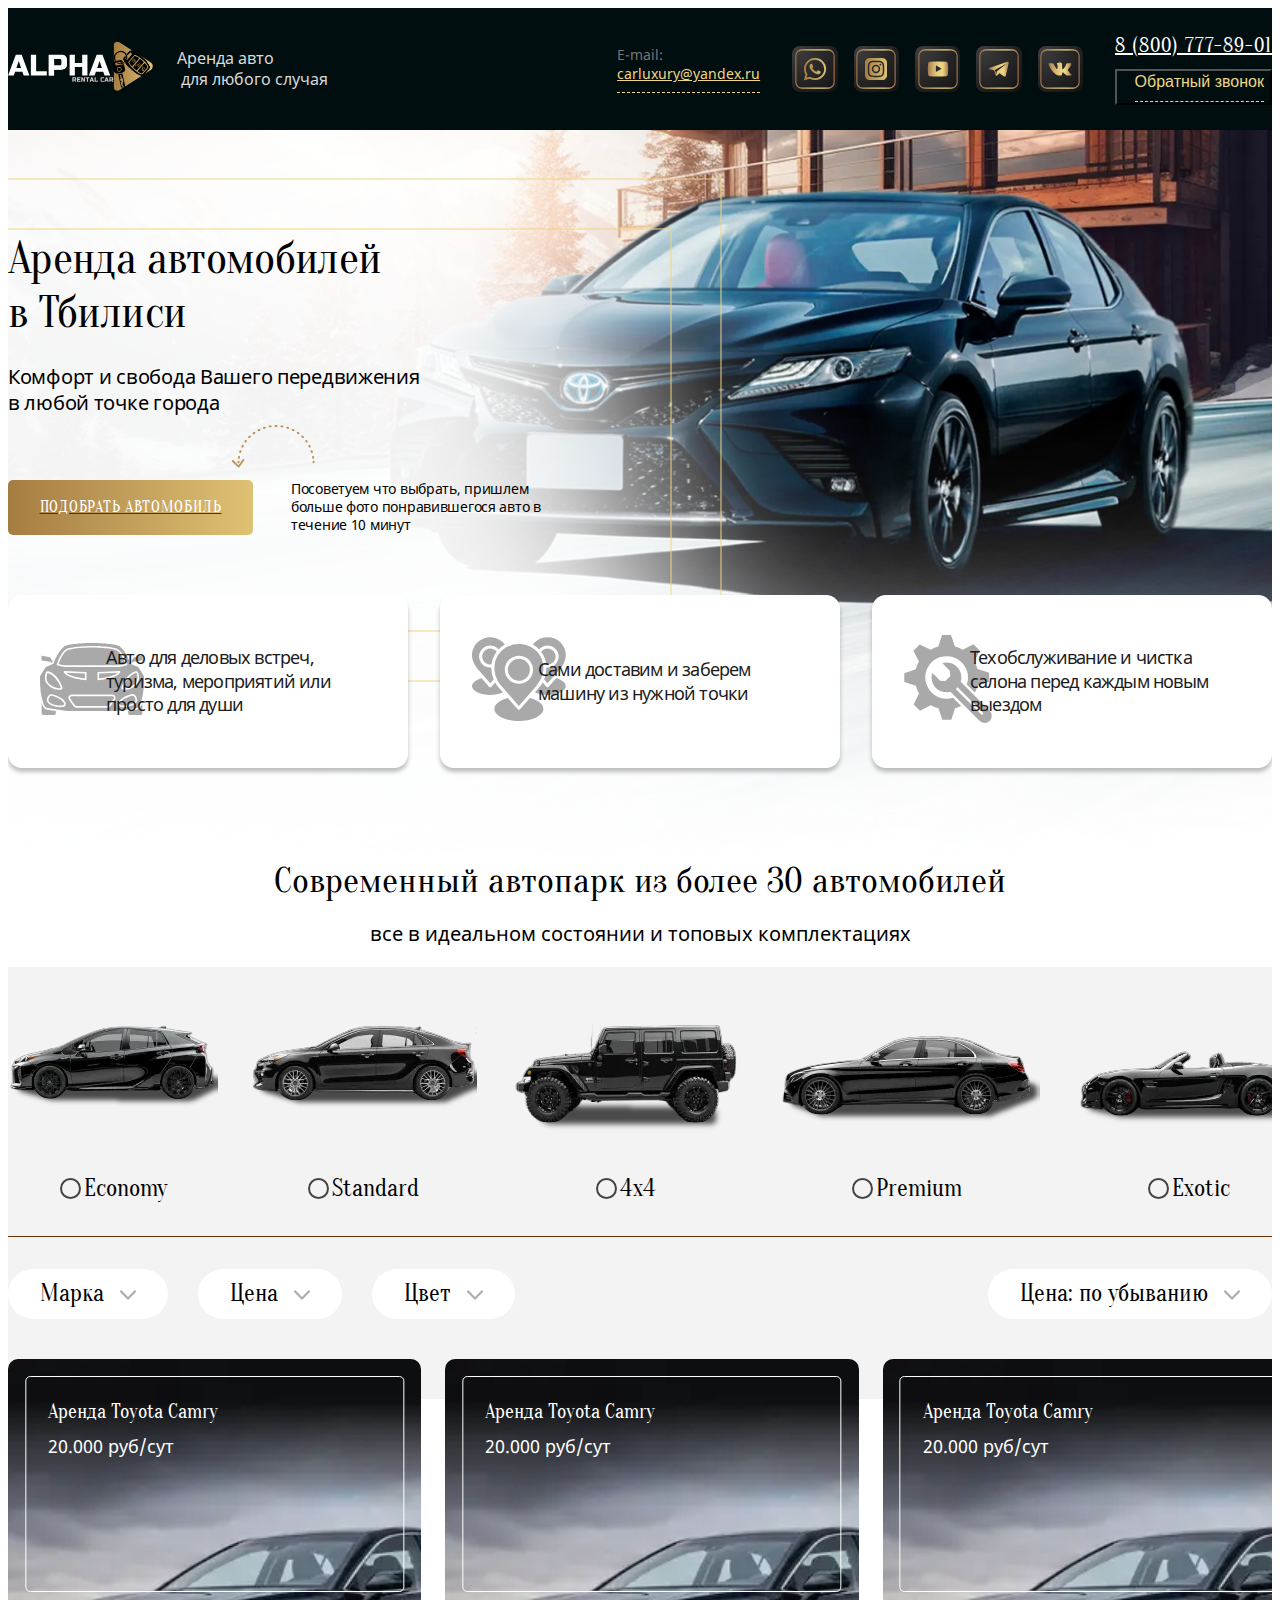
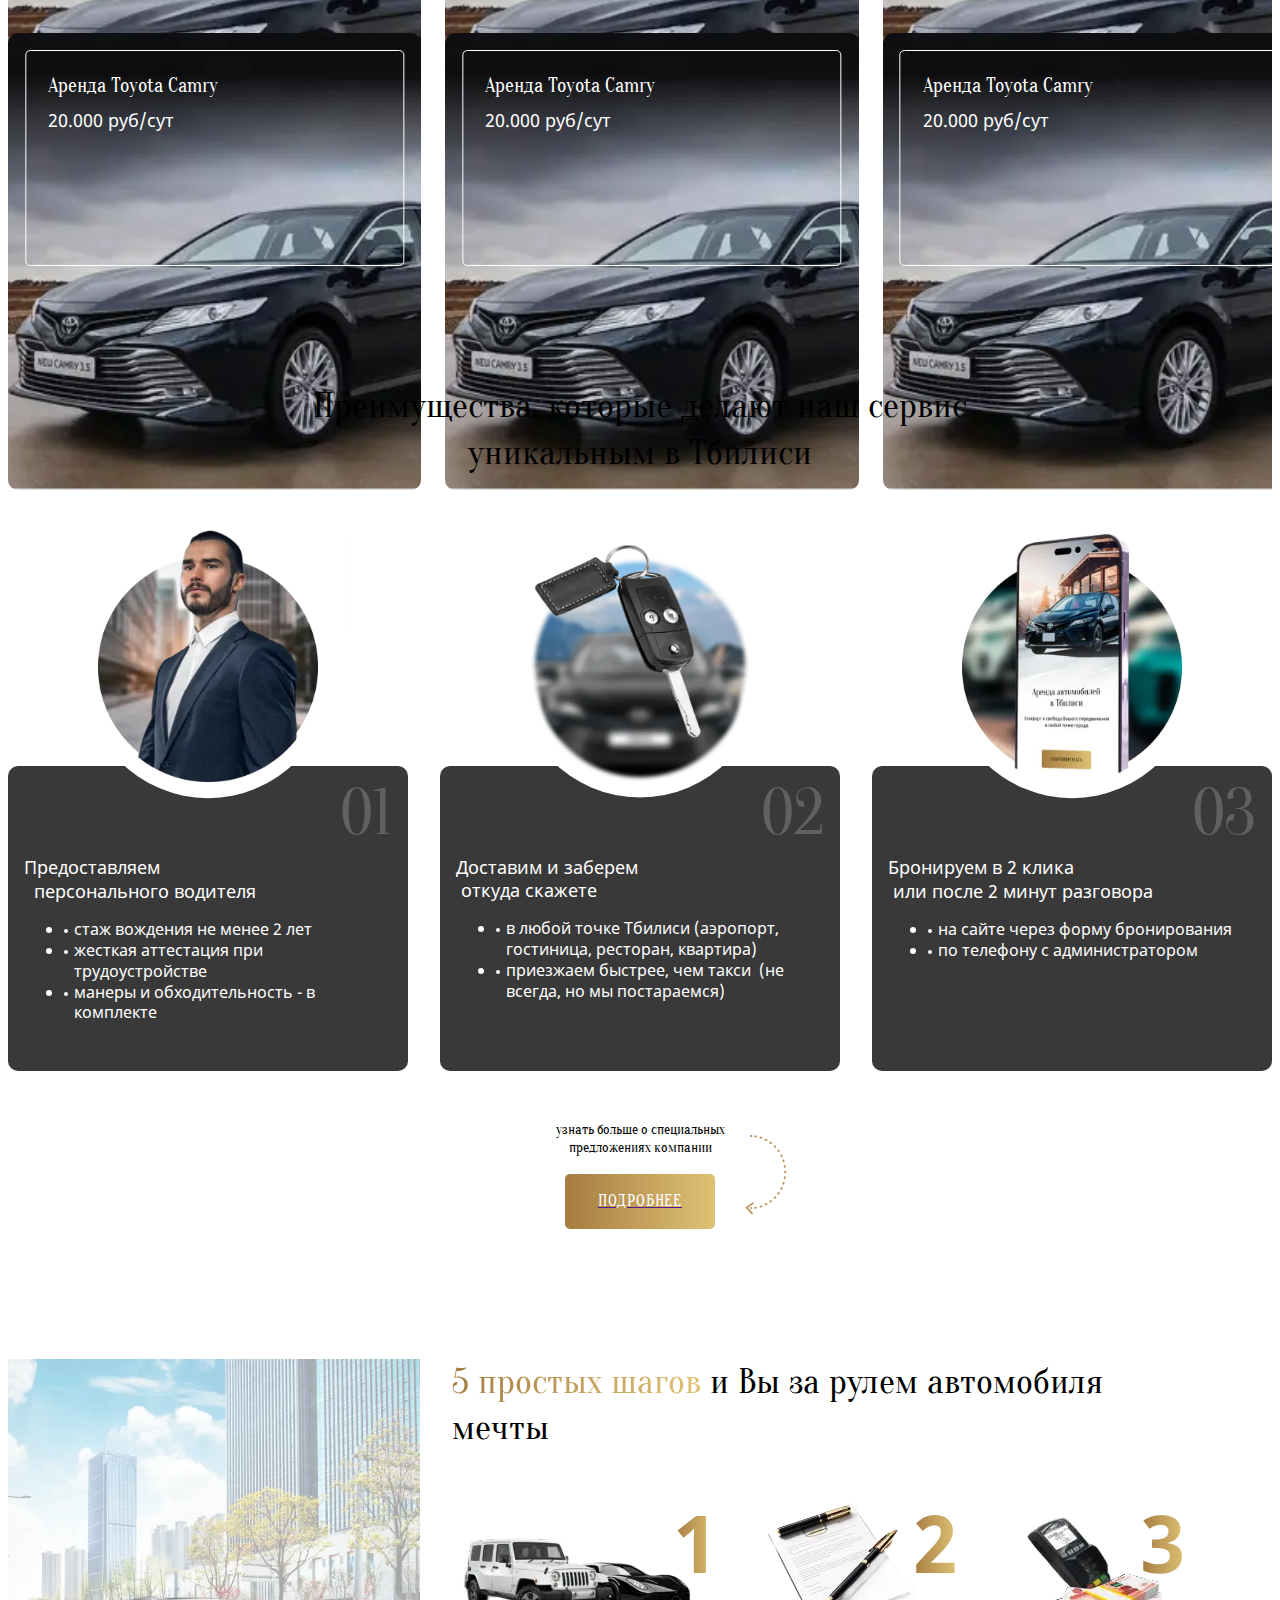
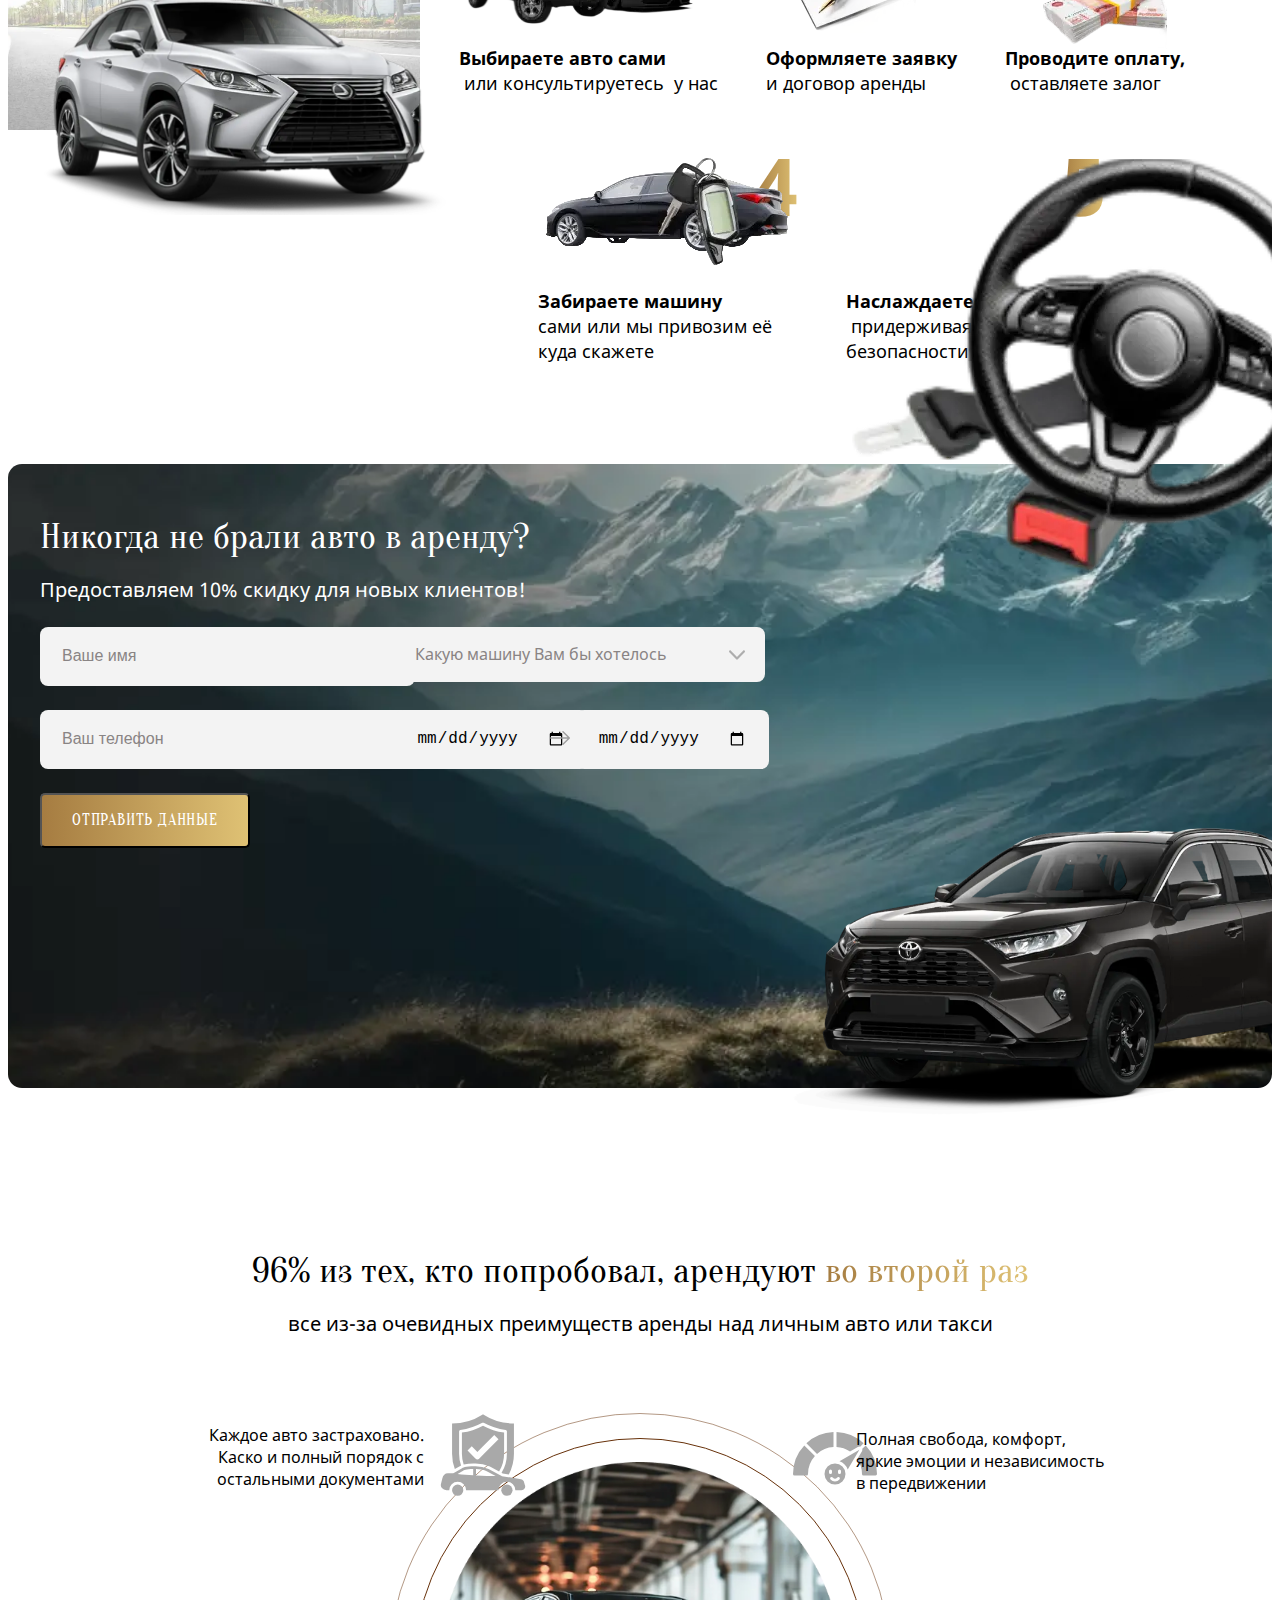
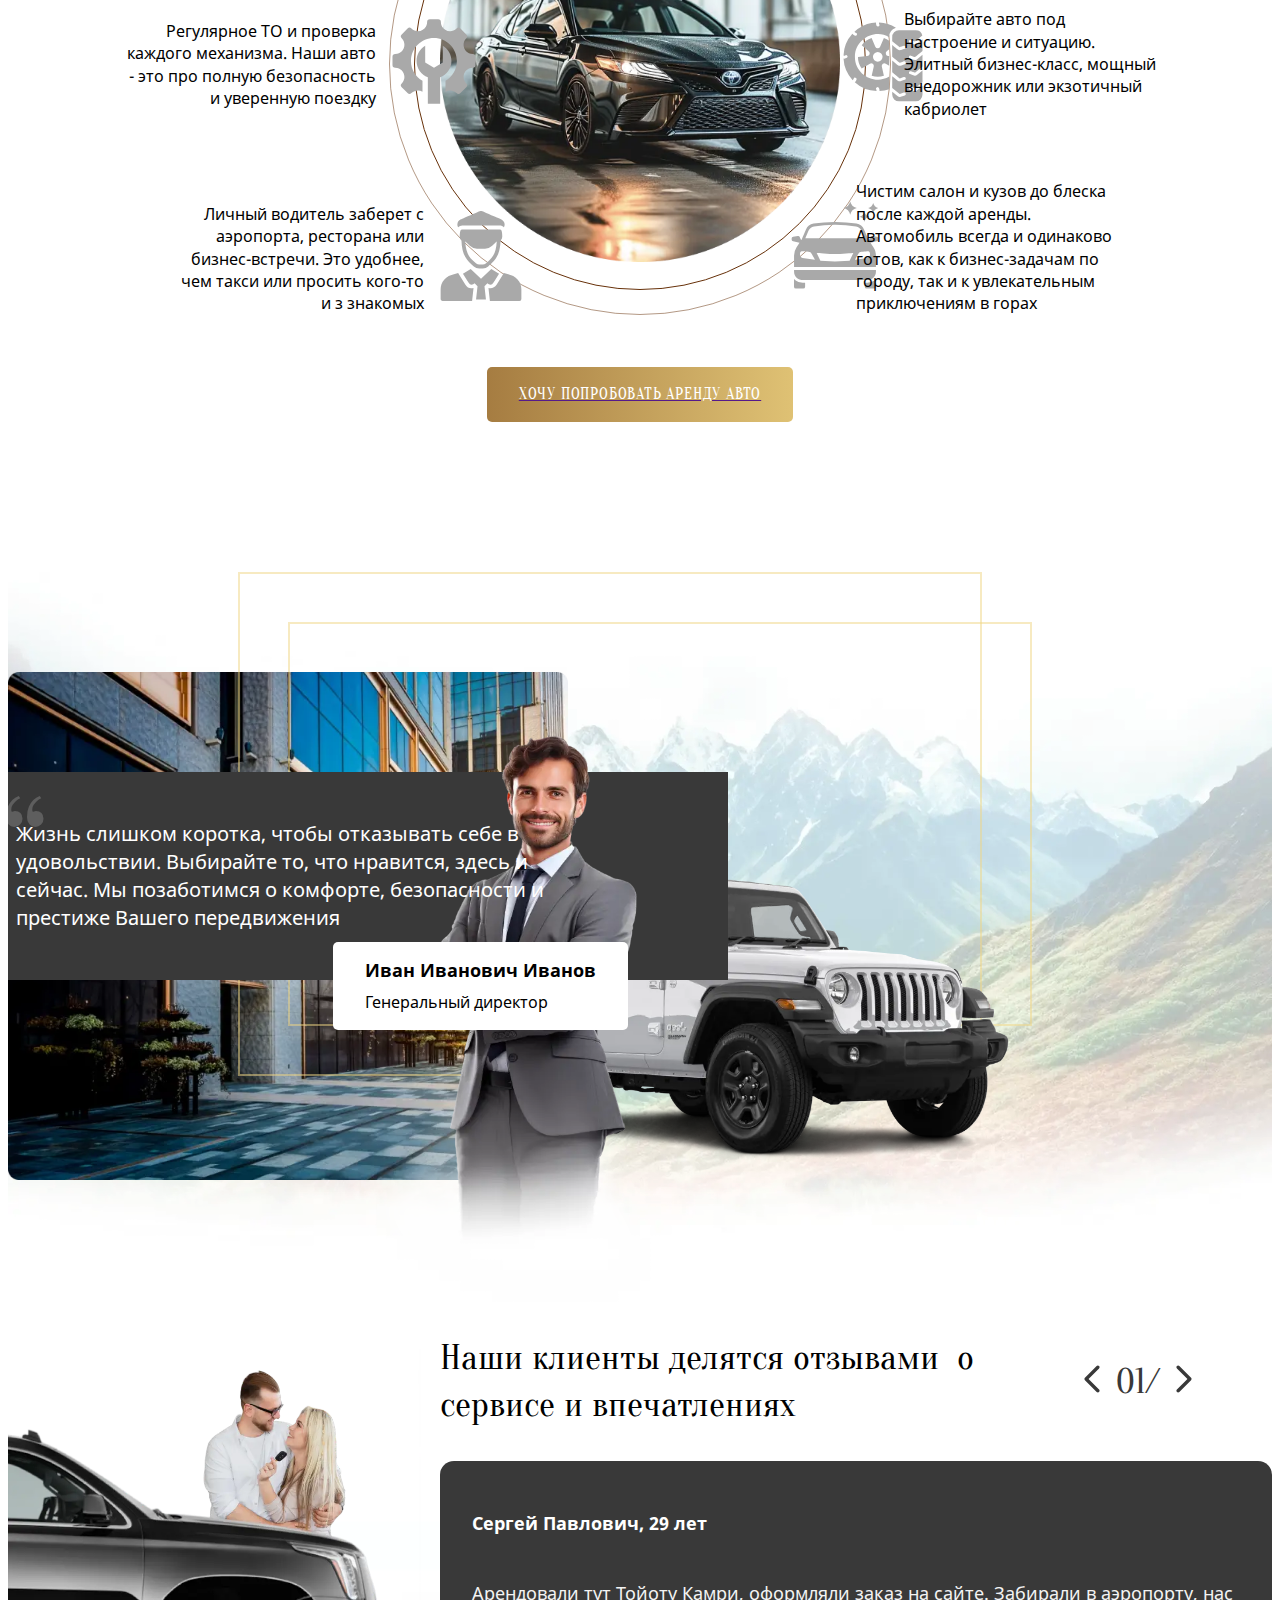
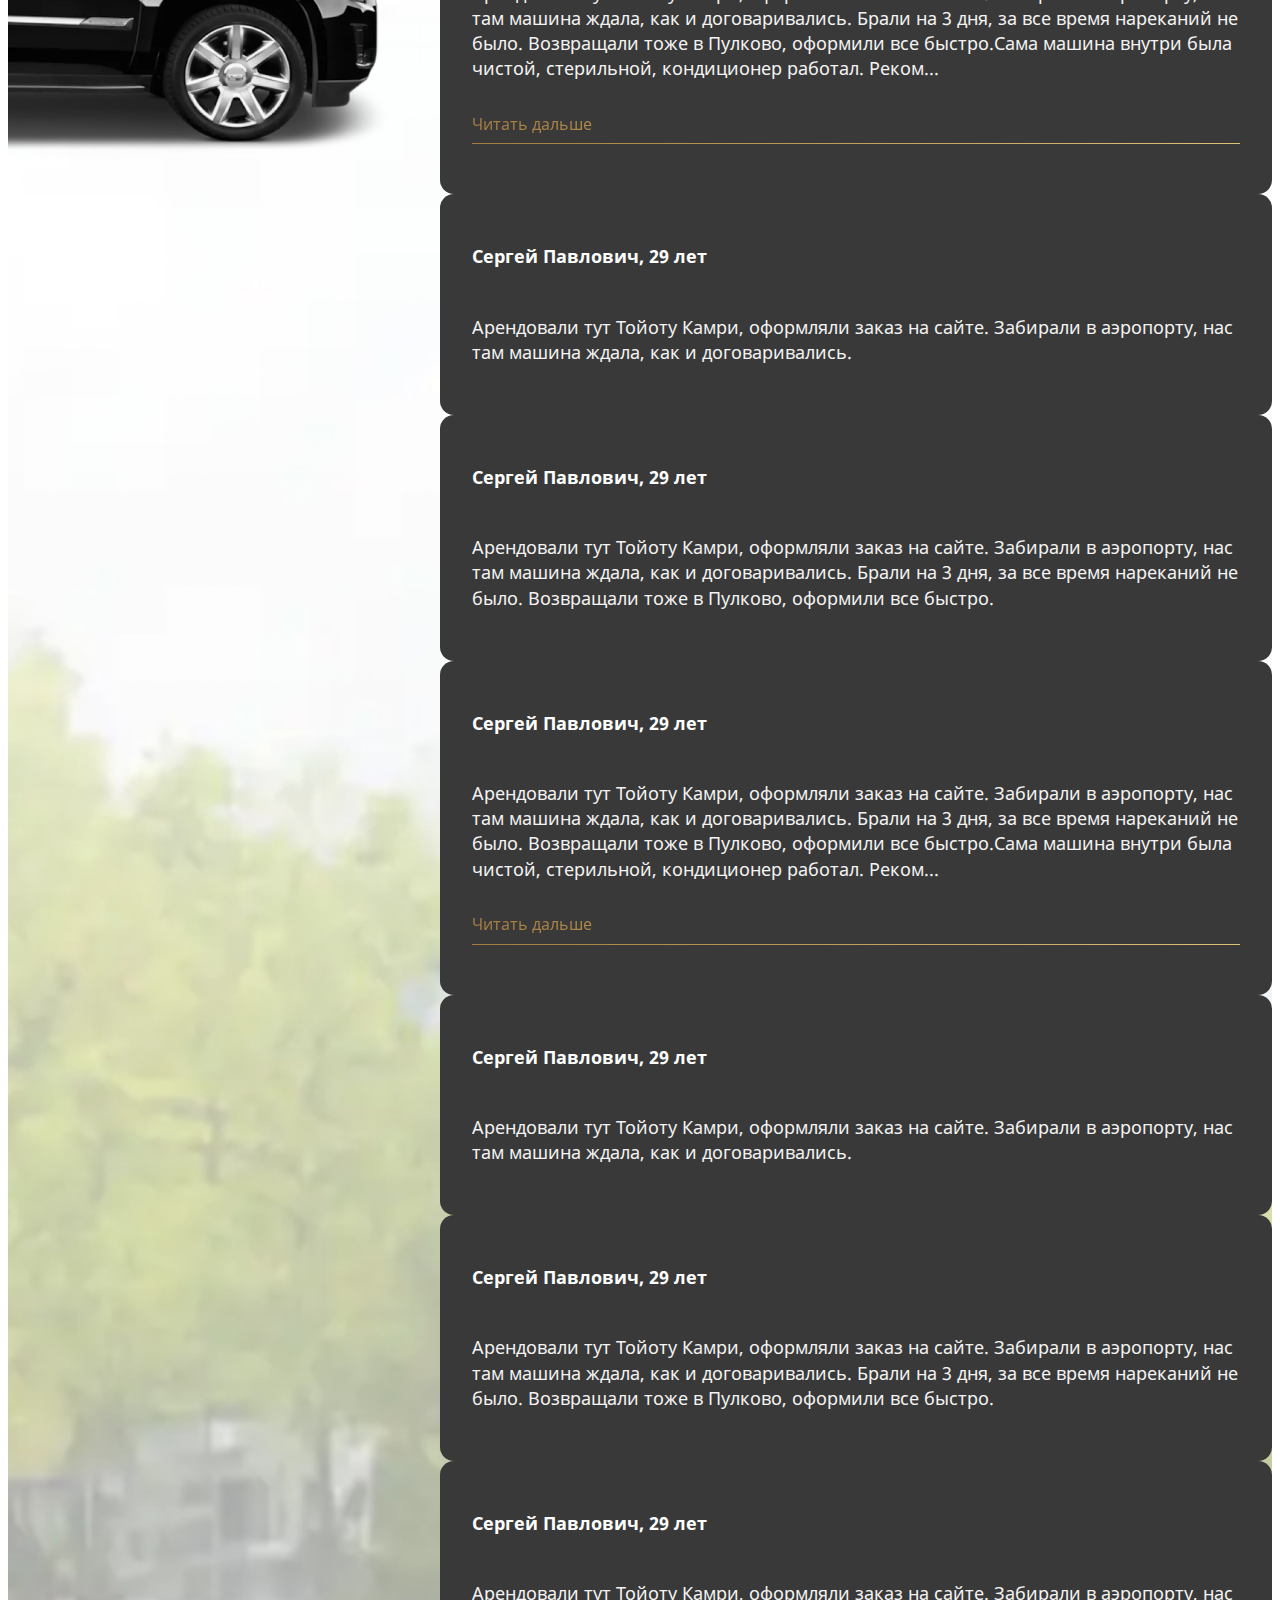
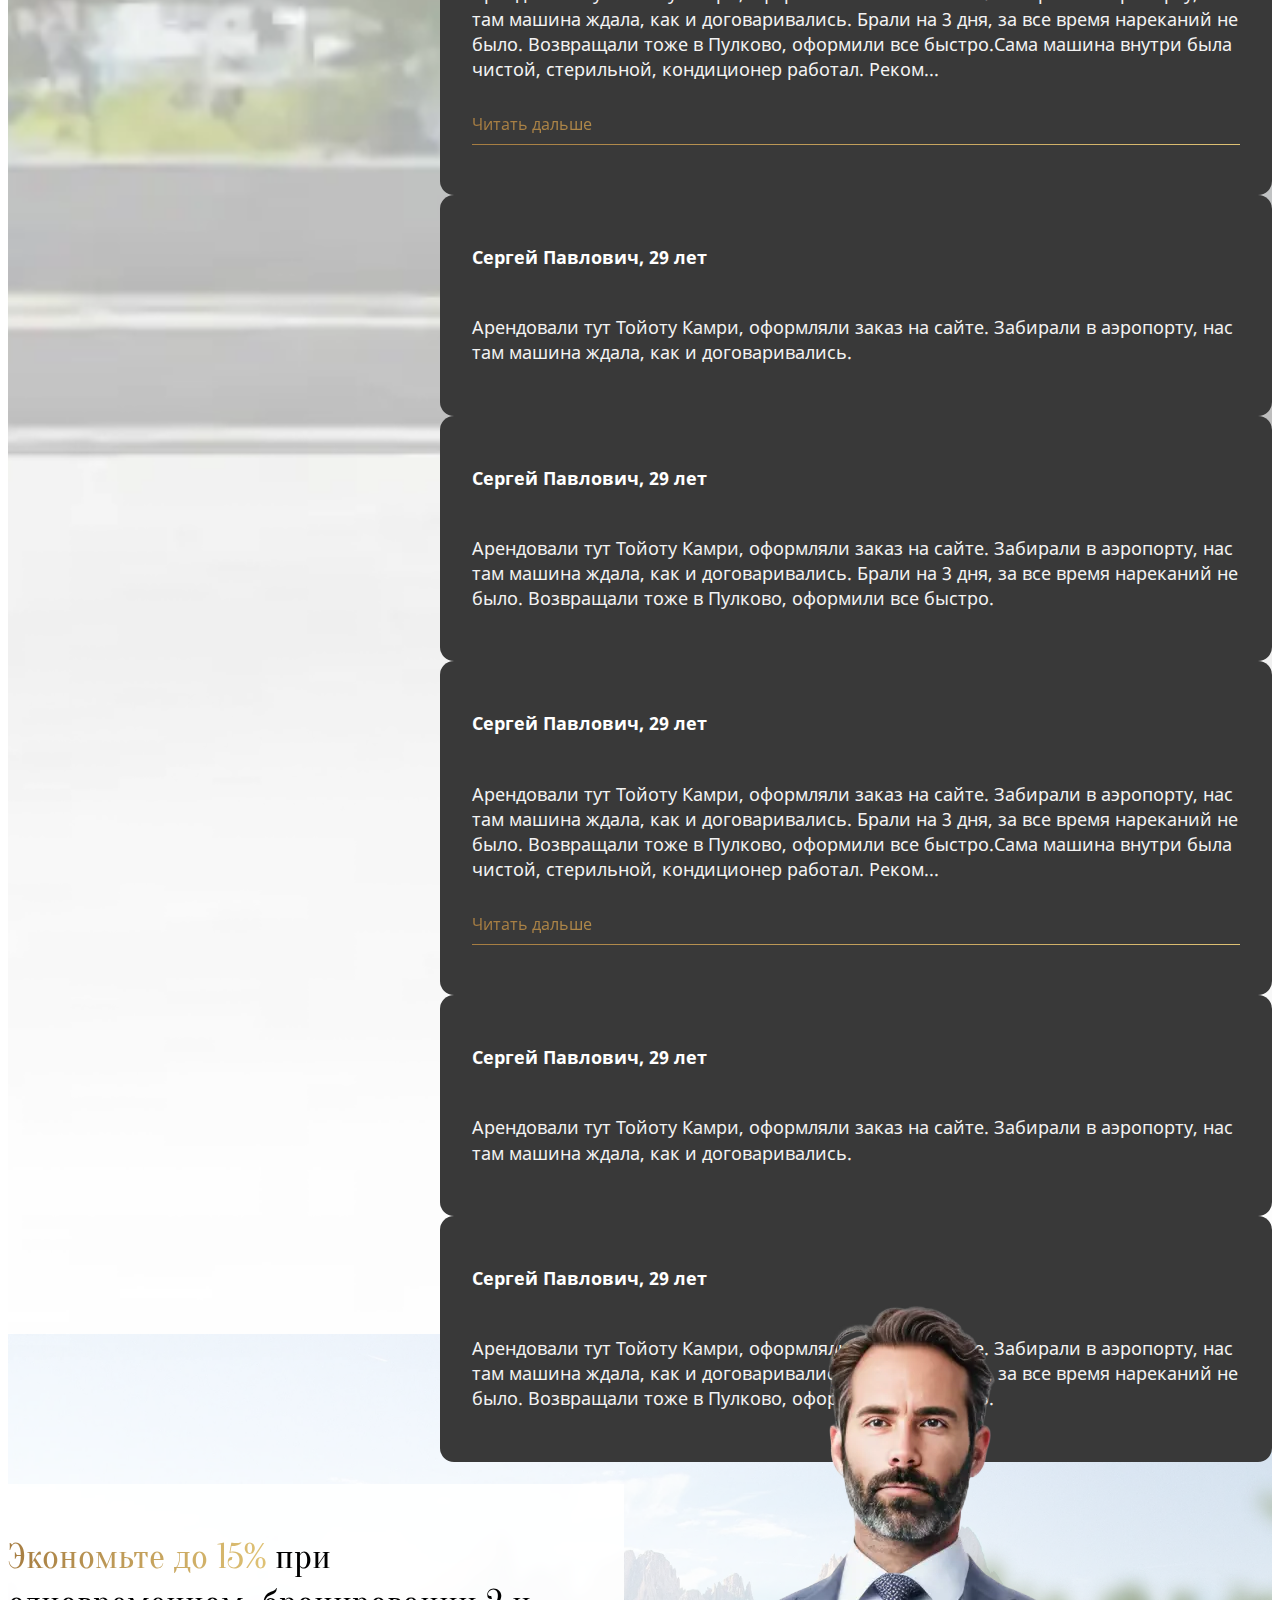
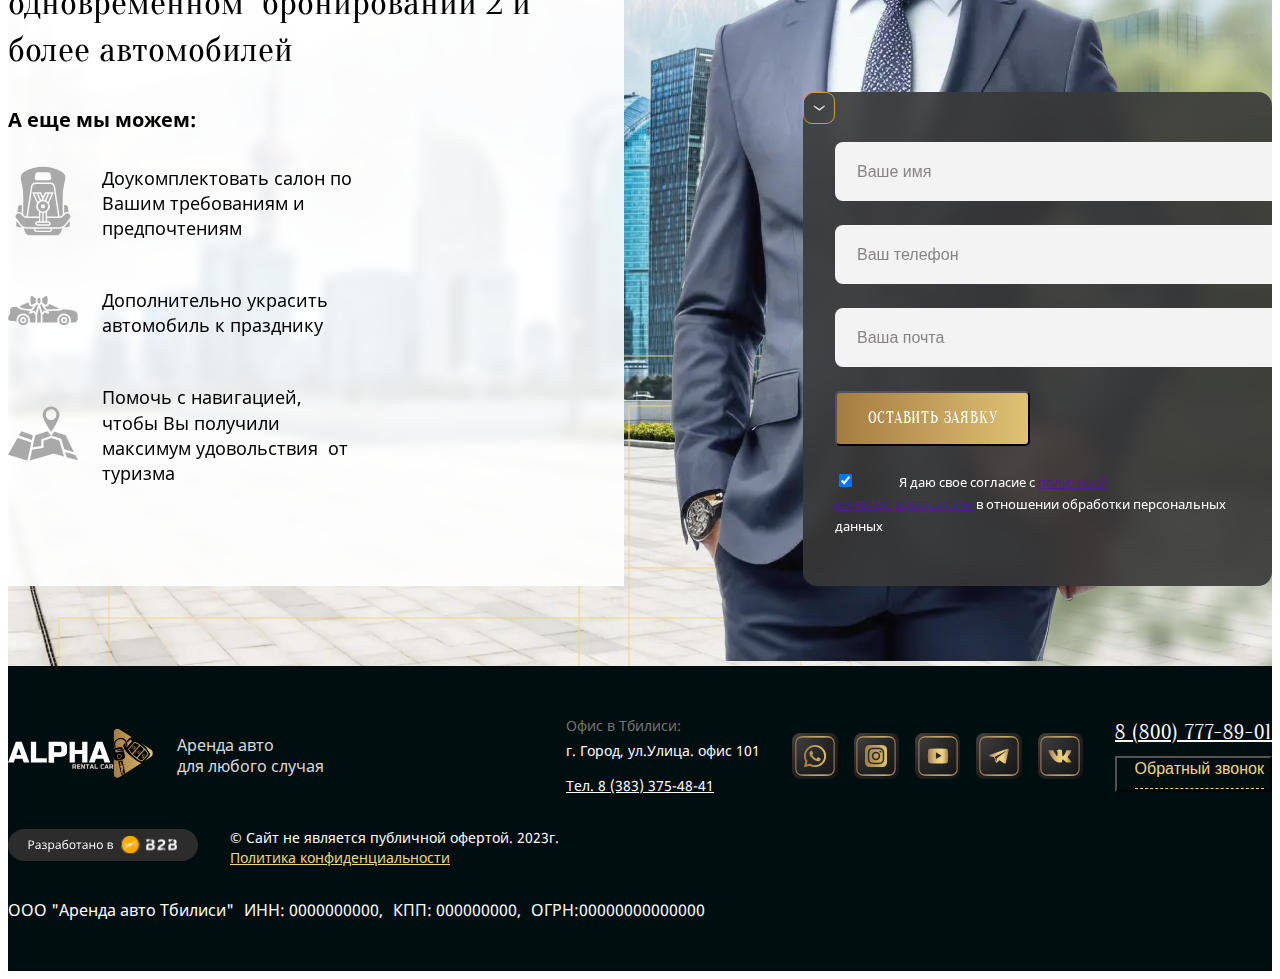
<file: index.html>
<!DOCTYPE html>
<html lang="en">

<head>
	<meta charset="UTF-8">
	<meta name="viewport" content="width=device-width, initial-scale=1.0">
	<meta name="description" content="@@description">
	<meta name="keywords" content="">
	<script src="https://degorov.ru/1base/wp-content/themes/Goodini/assets/js/jquery-3.5.1.min.js"></script>
	<link rel="stylesheet" type="text/css" href="https://degorov.ru/1base/wp-content/themes/Goodini/assets/css/base.min.css" />
	<link rel="stylesheet" type="text/css" href="https://degorov.ru/1base/wp-content/themes/Goodini/assets/css/blocks.css" />
	<link rel="stylesheet" type="text/css" href="https://degorov.ru/1base/wp-content/themes/Goodini/assets/css/modules.css" />
	<link rel="stylesheet" type="text/css" href="https://degorov.ru/1base/wp-content/themes/Goodini/assets/css/anim.css" />
	<link rel="stylesheet" href="css/style.min.css">
	<title>Главная</title>
</head>


<body>
	<div class="wrapper">
		<header class="header">
    <div class="container-fluid">
        <div class="header__inner">
            <div class="header__left">
                <a class="header__logo" href="">
                    <img src="img/logo.svg" alt="">
                </a>
                <div class="header__text">
                    Аренда авто
                    <br>
                     для любого случая
                </div>
            </div>
            <div class="header__right">
                <div class="header__email">
                    <span>E-mail:</span>
                    <a href="mailto:carluxury@yandex.ru">carluxury@yandex.ru</a>
                </div>
                <div class="header__socials">
                    <a class="header__social" href="">
                        <img src="img/social.svg" alt="">
                    </a>
                    <a class="header__social" href="">
                        <img src="img/social2.svg" alt="">
                    </a>
                    <a class="header__social" href="">
                        <img src="img/social3.svg" alt="">
                    </a>
                    <a class="header__social" href="">
                        <img src="img/social4.svg" alt="">
                    </a>
                    <a class="header__social" href="">
                        <img src="img/social5.svg" alt="">
                    </a>
                </div>
                <div class="header__group">
                    <a class="header__phone" href="tel:8(800)7778901">
                        <span>8 (800) 777-89-01</span>
                    </a>
                    <button class="header__btn btn">
                        <span>Обратный звонок</span>
                    </button>
                </div>
            </div>
            <div class="burger">
                <span></span>
                <span></span>
                <span></span>
            </div>
        </div>
    </div>
</header>
		<main class="content">
			<section class="main">
				<div class="container-fluid">
					<div class="main__inner">
						<div class="main__wrap">
							<h1>
								Аренда автомобилей
								<br>
								в Тбилиси
							</h1>
							<div class="main__text">
								Комфорт и свобода Вашего передвижения
								<br>
								в любой точке города
							</div>
							<div class="main__group">
								<a class="main__btn btn btn-brown" href="">
									<span>подобрать автомобиль</span>
								</a>
								<div class="main__info">
									<p>Посоветуем что выбрать, пришлем больше фото понравившегося авто в течение 10 минут</p>
									<i>
										<img src="img/arrow.svg" alt="">
										<img src="img/arrow2.svg" alt="">
									</i>
								</div>
							</div>
						</div>
						<div class="main__items">
							<div class="main__item">
								<div class="main__item-icon">
									<img src="img/main-img.svg" alt="">
								</div>
								<div class="main__item-text">Авто для деловых встреч, туризма, мероприятий или просто для души</div>
							</div>
							<div class="main__item">
								<div class="main__item-icon">
									<img src="img/main-img2.svg" alt="">
								</div>
								<div class="main__item-text">Сами доставим и заберем машину из нужной точки</div>
							</div>
							<div class="main__item">
								<div class="main__item-icon">
									<img src="img/main-img3.svg" alt="">
								</div>
								<div class="main__item-text">Техобслуживание и чистка салона перед каждым новым выездом</div>
							</div>
						</div>
					</div>
				</div>
			</section>
			<section class="cars">
				<div class="container-fluid">
					<div class="cars__inner">
						<h2>Современный автопарк из более 30 автомобилей</h2>
						<p>все в идеальном состоянии и топовых комплектациях</p>
						<div class="cars-filter">
							<div class="cars-checkboxes">
								<div class="cars-checkbox">
									<div class="cars-checkbox__img">
										<img src="img/car.webp" alt="">
									</div>
									<input type="radio" name="car">
									<label>Economy</label>
								</div>
								<div class="cars-checkbox">
									<div class="cars-checkbox__img">
										<img src="img/car2.webp" alt="">
									</div>
									<input type="radio" name="car">
									<label>Standard</label>
								</div>
								<div class="cars-checkbox">
									<div class="cars-checkbox__img">
										<img src="img/car3.webp" alt="">
									</div>
									<input type="radio" name="car">
									<label>4х4</label>
								</div>
								<div class="cars-checkbox">
									<div class="cars-checkbox__img">
										<img src="img/car4.webp" alt="">
									</div>
									<input type="radio" name="car">
									<label>Premium</label>
								</div>
								<div class="cars-checkbox">
									<div class="cars-checkbox__img">
										<img src="img/car5.webp" alt="">
									</div>
									<input type="radio" name="car">
									<label>Exotic</label>
								</div>
							</div>
							<div class="cars-selections">
								<div class="cars-select__group">
									<div class="select__wrap">
										<div class="select__list-default">
											<div class="select__current">Марка</div>
											<div class="select-arrow">
												<svg width="17" height="10" viewBox="0 0 17 10" fill="none" xmlns="http://www.w3.org/2000/svg">
													<path d="M8.49997 10C8.1953 10 7.89066 9.87995 7.65837 9.64036L0.348741 2.09719C-0.116247 1.61736 -0.116247 0.839379 0.348741 0.359734C0.813541 -0.119911 1.56729 -0.119911 2.03231 0.359734L8.49997 7.03435L14.9677 0.359967C15.4327 -0.119678 16.1863 -0.119678 16.6511 0.359967C17.1163 0.839612 17.1163 1.61759 16.6511 2.09743L9.34157 9.6406C9.10917 9.88023 8.80453 10 8.49997 10Z" fill="#ADADAD"/>
												</svg>
											</div>
										</div>
										<div class="select__list">
											<div class="select__list-content">
												<div class="select-search">
													<input type="search" placeholder="Поиск">
												</div>
												<ul>
													<li>Toyota</li>
													<li>Toyota2</li>
													<li>Toyota3</li>
													<li>Toyota4</li>
													<li>Toyota5</li>
													<li>Toyota6</li>
												</ul>
											</div>
										</div>
									</div>
									<div class="select__wrap">
										<div class="select__list-default">
											<div class="select__current">Цена</div>
											<div class="select-arrow">
												<svg width="17" height="10" viewBox="0 0 17 10" fill="none" xmlns="http://www.w3.org/2000/svg">
													<path d="M8.49997 10C8.1953 10 7.89066 9.87995 7.65837 9.64036L0.348741 2.09719C-0.116247 1.61736 -0.116247 0.839379 0.348741 0.359734C0.813541 -0.119911 1.56729 -0.119911 2.03231 0.359734L8.49997 7.03435L14.9677 0.359967C15.4327 -0.119678 16.1863 -0.119678 16.6511 0.359967C17.1163 0.839612 17.1163 1.61759 16.6511 2.09743L9.34157 9.6406C9.10917 9.88023 8.80453 10 8.49997 10Z" fill="#ADADAD"/>
												</svg>
											</div>
										</div>
										<div class="select__list">
											<div class="select__list-content">
												<ul>
													<li>до 12 000 руб</li>
													<li>12 000 - 20 000 руб.</li>
													<li>20 000 - 30 000 руб.</li>
													<li>30 000 -50 000 руб.</li>
												</ul>
											</div>
										</div>
									</div>
									<div class="select__wrap">
										<div class="select__list-default">
											<div class="select__current">Цвет</div>
											<div class="select-arrow">
												<svg width="17" height="10" viewBox="0 0 17 10" fill="none" xmlns="http://www.w3.org/2000/svg">
													<path d="M8.49997 10C8.1953 10 7.89066 9.87995 7.65837 9.64036L0.348741 2.09719C-0.116247 1.61736 -0.116247 0.839379 0.348741 0.359734C0.813541 -0.119911 1.56729 -0.119911 2.03231 0.359734L8.49997 7.03435L14.9677 0.359967C15.4327 -0.119678 16.1863 -0.119678 16.6511 0.359967C17.1163 0.839612 17.1163 1.61759 16.6511 2.09743L9.34157 9.6406C9.10917 9.88023 8.80453 10 8.49997 10Z" fill="#ADADAD"/>
												</svg>
											</div>
										</div>
										<div class="select__list">
											<div class="select__list-content">
												<div class="select-search">
													<input type="search" placeholder="Поиск">
												</div>
												<ul>
													<li>Белый</li>
													<li>Черный</li>
													<li>Красный</li>
													<li>Синий</li>
												</ul>
											</div>
										</div>
									</div>
								</div>
								<div class="select__wrap">
									<div class="select__list-default">
										<div class="select__current">Цена: по убыванию</div>
										<div class="select-arrow">
											<svg width="17" height="10" viewBox="0 0 17 10" fill="none" xmlns="http://www.w3.org/2000/svg">
												<path d="M8.49997 10C8.1953 10 7.89066 9.87995 7.65837 9.64036L0.348741 2.09719C-0.116247 1.61736 -0.116247 0.839379 0.348741 0.359734C0.813541 -0.119911 1.56729 -0.119911 2.03231 0.359734L8.49997 7.03435L14.9677 0.359967C15.4327 -0.119678 16.1863 -0.119678 16.6511 0.359967C17.1163 0.839612 17.1163 1.61759 16.6511 2.09743L9.34157 9.6406C9.10917 9.88023 8.80453 10 8.49997 10Z" fill="#ADADAD"/>
											</svg>
										</div>
									</div>
									<div class="select__list">
										<div class="select__list-content">
											<ul>
												<li>По умолчанию</li>
												<li>Цена: по убыванию</li>
												<li>Цена: по возрастанию</li>
											</ul>
										</div>
									</div>
								</div>
							</div>
						</div>
						<div class="cars__cards">
							<div class="car-card">
								<div class="car-card__img">
									<img src="img/car-card__img.webp" alt="">
								</div>
								<div class="car-card__desc">
									<div class="car-card__title">Аренда Toyota Camry</div>
									<div class="car-card__price">20.000 руб/сут</div>
								</div>
							</div>
							<div class="car-card">
								<div class="car-card__img">
									<img src="img/car-card__img.webp" alt="">
								</div>
								<div class="car-card__desc">
									<div class="car-card__title">Аренда Toyota Camry</div>
									<div class="car-card__price">20.000 руб/сут</div>
								</div>
							</div>
							<div class="car-card">
								<div class="car-card__img">
									<img src="img/car-card__img.webp" alt="">
								</div>
								<div class="car-card__desc">
									<div class="car-card__title">Аренда Toyota Camry</div>
									<div class="car-card__price">20.000 руб/сут</div>
								</div>
							</div>
							<div class="car-card">
								<div class="car-card__img">
									<img src="img/car-card__img.webp" alt="">
								</div>
								<div class="car-card__desc">
									<div class="car-card__title">Аренда Toyota Camry</div>
									<div class="car-card__price">20.000 руб/сут</div>
								</div>
							</div>
							<div class="car-card">
								<div class="car-card__img">
									<img src="img/car-card__img.webp" alt="">
								</div>
								<div class="car-card__desc">
									<div class="car-card__title">Аренда Toyota Camry</div>
									<div class="car-card__price">20.000 руб/сут</div>
								</div>
							</div>
							<div class="car-card">
								<div class="car-card__img">
									<img src="img/car-card__img.webp" alt="">
								</div>
								<div class="car-card__desc">
									<div class="car-card__title">Аренда Toyota Camry</div>
									<div class="car-card__price">20.000 руб/сут</div>
								</div>
							</div>
						</div>
					</div>
				</div>
				<div class="line">
					<span></span>
				</div>
			</section>
			<section class="advantages">
				<div class="container-fluid">
					<div class="advantages__inner">
						<h2>Преимущества, которые делают наш сервис уникальным в Тбилиси</h2>
						<div class="advantages__cards">
							<div class="advantage-card">
								<div class="advantage-card__img">
									<img src="img/advantages-img.webp" alt="">
									<img src="img/advantages-img1-1.webp" alt="">
								</div>
								<div class="advantage-card__desc">
									<div class="advantage-card__title">
										Предоставляем
										<br>  
										персонального водителя
									</div>
									<div class="advantage-card__number">01</div>
									<ul>
										<li>стаж вождения не менее 2 лет</li>
										<li>жесткая аттестация при трудоустройстве</li>
										<li>манеры и обходительность - в комплекте</li>
									</ul>
								</div>
							</div>
							<div class="advantage-card">
								<div class="advantage-card__img">
									<img src="img/advantages-img2.webp" alt="">
									<img src="img/advantages-img2-1.webp" alt="">
								</div>
								<div class="advantage-card__desc">
									<div class="advantage-card__title">
										Доставим и заберем
										<br>
										 откуда скажете
									</div>
									<div class="advantage-card__number">02</div>
									<ul>
										<li>в любой точке Тбилиси (аэропорт, гостиница, ресторан, квартира)</li>
										<li>приезжаем быстрее, чем такси  (не всегда, но мы постараемся)</li>
									</ul>
								</div>
							</div>
							<div class="advantage-card">
								<div class="advantage-card__img advantage-card__img2">
									<img src="img/advantages-img3.webp" alt="">
									<img src="img/advantages-img3-1.webp" alt="">
								</div>
								<div class="advantage-card__desc">
									<div class="advantage-card__title">
										Бронируем в 2 клика
										<br>
										 или после 2 минут разговора 
									</div>
									<div class="advantage-card__number">03</div>
									<ul>
										<li>на сайте через форму бронирования</li>
										<li>по телефону с администратором</li>
									</ul>
								</div>
							</div>
						</div>
						<div class="advantages__group">
							<div class="advantages__info">
								<p>узнать больше о специальных предложениях компании</p>
								<i>
									<img src="img/arrow2.svg" alt="">
								</i>
							</div>
							<a class="advantages__btn btn btn-brown" href="">
								<span>Подробнее</span>
							</a>
						</div>
					</div>
				</div>
				<div class="line2">
					<div class="line">
						<span></span>
						<span></span>
					</div>
					<div class="line">
						<span></span>
						<span></span>
					</div>
				</div>
			</section>
		    <section class="steps">
				<div class="steps__inner">
					<div class="steps__left">
						<div class="line">
							<span></span>
							<span></span>
						</div>
                        <div class="steps__img">
							<img src="img/steps-img.webp" alt="">
							<img src="img/steps-img2.webp" alt="">
						</div>
					</div>
					<div class="steps__right">
						<h2><span class="text_color">5 простых шагов</span> и Вы за рулем автомобиля мечты</h2>
						<div class="steps__items">
							<div class="steps__item">
								<div class="steps__item-img">
									<img src="img/steps-img3.webp" alt="">
								</div>
								<div class="steps__item-number">1</div>
								<div class="steps__item-desc">
									<div class="steps__item-text">
										<strong>Выбираете авто сами</strong>  или консультируетесь  у нас
									</div>
								</div>
							</div>
							<div class="steps__item">
								<div class="steps__item-img">
									<img src="img/steps-img4.webp" alt="">
								</div>
								<div class="steps__item-number">2</div>
								<div class="steps__item-desc">
									<div class="steps__item-text">
										<strong>Оформляете заявку</strong> и договор аренды
									</div>
								</div>
							</div>
							<div class="steps__item">
								<div class="steps__item-img">
									<img src="img/steps-img5.webp" alt="">
								</div>
								<div class="steps__item-number">3</div>
								<div class="steps__item-desc">
									<div class="steps__item-text">
										<strong>Проводите оплату,</strong>  оставляете залог
									</div>
								</div>
							</div>
							<div class="steps__item">
								<div class="steps__item-img">
									<img src="img/steps-img6.webp" alt="">
								</div>
								<div class="steps__item-number">4</div>
								<div class="steps__item-desc">
									<div class="steps__item-text">
										<strong>Забираете машину</strong> сами или мы привозим её куда скажете
									</div>
								</div>
							</div>
							<div class="steps__item">
								<div class="steps__item-img">
									<img src="img/steps-img7.webp" alt="">
								</div>
								<div class="steps__item-number">5</div>
								<div class="steps__item-desc">
									<div class="steps__item-text">
										<strong>Наслаждаетесь поездкой,</strong>  придерживаясь правил безопасности
									</div>
								</div>
							</div>
						</div>
					</div>
				</div>
			</section>
			<section class="rent">
				<div class="container-fluid">
					<div class="rent__inner">
						<div class="rent__desc">
							<h2>Никогда не брали авто в аренду?</h2>
							<p>Предоставляем 10% скидку для новых клиентов!</p>
							<div class="rent-form form">
								<form method="POST" action="" class="form_block">
									<div class="form-field form-group">
										<input type="text" name="name1" placeholder="Ваше имя" class="form-control "/>
									</div>
									<div class="form-field form-group">
										<div class="select__wrap">
											<div class="select__list-default">
												<div class="select__current">Какую машину Вам бы хотелось</div>
												<div class="select-arrow">
													<svg width="17" height="10" viewBox="0 0 17 10" fill="none" xmlns="http://www.w3.org/2000/svg">
														<path d="M8.49997 10C8.1953 10 7.89066 9.87995 7.65837 9.64036L0.348741 2.09719C-0.116247 1.61736 -0.116247 0.839379 0.348741 0.359734C0.813541 -0.119911 1.56729 -0.119911 2.03231 0.359734L8.49997 7.03435L14.9677 0.359967C15.4327 -0.119678 16.1863 -0.119678 16.6511 0.359967C17.1163 0.839612 17.1163 1.61759 16.6511 2.09743L9.34157 9.6406C9.10917 9.88023 8.80453 10 8.49997 10Z" fill="#ADADAD"/>
													</svg>
												</div>
											</div>
											<div class="select__list">
												<div class="select__list-content">
													<div class="select-search">
														<input type="search" placeholder="Поиск">
													</div>
													<ul>
														<li>Toyota Rav 4</li>
														<li>Toyota Camry</li>
														<li>Toyota Camry</li>
														<li>Toyota Camry</li>
														<li>Toyota Camry</li>
														<li>Toyota Camry</li>
														<li>Toyota Camry</li>
														<li>Toyota Camry</li>
														<li>Toyota Camry</li>
														<li>Toyota Camry</li>
														<li>Toyota Camry</li>
													</ul>
												</div>
											</div>
										</div>
									</div>
									<div class="form-field form-group">
										<input type="tel" name="phone" placeholder="Ваш телефон" class="form-control required  inp"/>
									</div>
									<div class="form-field form-group calendar">
										<input type="date" placeholder="Когда">
										<input type="date" placeholder="Обратно">
										<span>
											<img src="img/arrow3.svg" alt="">
										</span>
									</div>
									<button type="submit" name="send" class="rent-form__btn form-btn btn btn-brown">
										<span>Отправить данные</span>
									</button>
								</form>
							</div>
						</div>
						<div class="rent__img">
							<img src="img/rent-img.webp" alt="">
						</div>
					</div>
				</div>
				<div class="line">
					<span></span>
					<span></span>
				</div>
			</section>
			<section class="advantages2">
				<div class="container-fluid">
					<div class="advantages2__inner">
						<h2>96% из тех, кто попробовал, арендуют <span class="text_color">во второй раз</span></h2>
						<p>все из-за очевидных преимуществ аренды над личным авто или такси</p>
						<div class="advantages2__wrap">
							<div class="advantages2__img">
								<img src="img/advantages2-img.webp" alt="">
							</div>
							<div class="advantages2__items">
								<div class="advantages2__item">
									<div class="advantages2__item-text">Каждое авто застраховано. Каско и полный порядок с остальными документами</div>
									<div class="advantages2__item-icon">
										<img src="img/advantages2-icon.svg" alt="">
									</div>
								</div>
								<div class="advantages2__item">
									<div class="advantages2__item-text">Регулярное ТО и проверка каждого механизма. Наши авто - это про полную безопасность и уверенную поездку</div>
									<div class="advantages2__item-icon">
										<img src="img/advantages2-icon2.svg" alt="">
									</div>
								</div>
								<div class="advantages2__item">
									<div class="advantages2__item-text">Личный водитель заберет с аэропорта, ресторана или бизнес-встречи. Это удобнее, чем такси или просить кого-то и з знакомых</div>
									<div class="advantages2__item-icon">
										<img src="img/advantages2-icon3.svg" alt="">
									</div>
								</div>
								<div class="advantages2__item">
									<div class="advantages2__item-text">Полная свобода, комфорт, яркие эмоции и независимость в передвижении</div>
									<div class="advantages2__item-icon">
										<img src="img/advantages2-icon4.svg" alt="">
									</div>
								</div>
								<div class="advantages2__item">
									<div class="advantages2__item-text">Выбирайте авто под настроение и ситуацию. Элитный бизнес-класс, мощный внедорожник или экзотичный кабриолет</div>
									<div class="advantages2__item-icon">
										<img src="img/advantages2-icon5.svg" alt="">
									</div>
								</div>
								<div class="advantages2__item">
									<div class="advantages2__item-text">Чистим салон и кузов до блеска после каждой аренды. Автомобиль всегда и одинаково готов, как к бизнес-задачам по городу, так и к увлекательным приключениям в горах</div>
									<div class="advantages2__item-icon">
										<img src="img/advantages2-icon6.svg" alt="">
									</div>
								</div>
							</div>
						</div>
						<a class="advantages2__btn btn btn-brown" href="">
							<span>хочу попробовать аренду авто</span>
						</a>
					</div>
				</div>
			</section>
			<section class="director">
				<div class="container-fluid">
					<div class="director__inner">
						<div class="line">
							<span></span>
							<span></span>
						</div>
						<div class="director__img">
							<img src="img/director-img.webp" alt="">
							<img src="img/director-img2.webp" alt="">
							<img src="img/director-img3.webp" alt="">
						</div>
						<div class="director__desc">
							<div class="quote">
								<span>“</span>
								<p>Жизнь слишком коротка, чтобы отказывать себе в удовольствии. Выбирайте то, что нравится, здесь и сейчас. Мы позаботимся о комфорте, безопасности и престиже Вашего передвижения</p>
							</div>
							<div class="director__info">
								<strong>Иван Иванович Иванов</strong>
								<p>Генеральный директор</p>
							</div>
						</div>
					</div>
				</div>
			</section>
			<section class="feedbacks">
				<div class="feedbacks__inner">
					<div class="feedbacks__left">
						<div class="feedbacks__img">
							<img src="img/feedbacks-img.webp" alt="">
						</div>
					</div>
					<div class="feedbacks__right">
						<div class="feedbacks__top">
							<h2>Наши клиенты делятся отзывами  о сервисе и впечатлениях</h2>
							<div class="feedbacks__slider-nav">
								<div class="feedbacks__prev">
									<svg width="16" height="28" viewBox="0 0 16 28" fill="none" xmlns="http://www.w3.org/2000/svg">
										<path d="M12.6541 26.9456C13.3197 27.6111 14.4036 27.6111 15.0692 26.9456C15.7348 26.28 15.7348 25.1961 15.0692 24.5305L4.54355 14.0048L15.0692 3.47922C15.7348 2.81364 15.7348 1.7297 15.0692 1.06412C14.4036 0.398547 13.3197 0.398547 12.6541 1.06412L0.920908 12.7973C0.255331 13.4629 0.255331 14.5468 0.920908 15.2124L12.6541 26.9456Z" fill="#393939"/>
									</svg>
								</div>
								<div class="slides-numbers">
									<span class="active">01</span>
									/
									<span class="total"></span>
								</div>
								<div class="feedbacks__next">
									<svg width="16" height="28" viewBox="0 0 16 28" fill="none" xmlns="http://www.w3.org/2000/svg">
										<path d="M3.34592 26.9456C2.68034 27.6111 1.5964 27.6111 0.930824 26.9456C0.265246 26.28 0.265246 25.1961 0.930824 24.5305L11.4565 14.0048L0.930824 3.47922C0.265246 2.81364 0.265246 1.7297 0.930824 1.06412C1.5964 0.398547 2.68034 0.398547 3.34592 1.06412L15.0791 12.7973C15.7447 13.4629 15.7447 14.5468 15.0791 15.2124L3.34592 26.9456Z" fill="#393939"/>
									</svg>
								</div>
							</div>
						</div>
						<div class="feedbacks__slider">
							<div class="feedback-card">
								<div class="feedback-card__title">Сергей Павлович, 29 лет</div>
								<div class="feedback-card__text">Арендовали тут Тойоту Камри, оформляли заказ на сайте. Забирали в аэропорту, нас там машина ждала, как и договаривались. Брали на 3 дня, за все время нареканий не было. Возвращали тоже в Пулково, оформили все быстро.Сама машина внутри была чистой, стерильной, кондиционер работал. Реком...</div>
								<a class="feedback-card__link" href="">
									<span>Читать дальше</span>
								</a>
							</div>
							<div class="feedback-card">
								<div class="feedback-card__title">Сергей Павлович, 29 лет</div>
								<div class="feedback-card__text">Арендовали тут Тойоту Камри, оформляли заказ на сайте. Забирали в аэропорту, нас там машина ждала, как и договаривались.</div>
							</div>
							<div class="feedback-card">
								<div class="feedback-card__title">Сергей Павлович, 29 лет</div>
								<div class="feedback-card__text">Арендовали тут Тойоту Камри, оформляли заказ на сайте. Забирали в аэропорту, нас там машина ждала, как и договаривались. Брали на 3 дня, за все время нареканий не было. Возвращали тоже в Пулково, оформили все быстро.</div>
							</div>
							<div class="feedback-card">
								<div class="feedback-card__title">Сергей Павлович, 29 лет</div>
								<div class="feedback-card__text">Арендовали тут Тойоту Камри, оформляли заказ на сайте. Забирали в аэропорту, нас там машина ждала, как и договаривались. Брали на 3 дня, за все время нареканий не было. Возвращали тоже в Пулково, оформили все быстро.Сама машина внутри была чистой, стерильной, кондиционер работал. Реком...</div>
								<a class="feedback-card__link" href="">
									<span>Читать дальше</span>
								</a>
							</div>
							<div class="feedback-card">
								<div class="feedback-card__title">Сергей Павлович, 29 лет</div>
								<div class="feedback-card__text">Арендовали тут Тойоту Камри, оформляли заказ на сайте. Забирали в аэропорту, нас там машина ждала, как и договаривались.</div>
							</div>
							<div class="feedback-card">
								<div class="feedback-card__title">Сергей Павлович, 29 лет</div>
								<div class="feedback-card__text">Арендовали тут Тойоту Камри, оформляли заказ на сайте. Забирали в аэропорту, нас там машина ждала, как и договаривались. Брали на 3 дня, за все время нареканий не было. Возвращали тоже в Пулково, оформили все быстро.</div>
							</div>
							<div class="feedback-card">
								<div class="feedback-card__title">Сергей Павлович, 29 лет</div>
								<div class="feedback-card__text">Арендовали тут Тойоту Камри, оформляли заказ на сайте. Забирали в аэропорту, нас там машина ждала, как и договаривались. Брали на 3 дня, за все время нареканий не было. Возвращали тоже в Пулково, оформили все быстро.Сама машина внутри была чистой, стерильной, кондиционер работал. Реком...</div>
								<a class="feedback-card__link" href="">
									<span>Читать дальше</span>
								</a>
							</div>
							<div class="feedback-card">
								<div class="feedback-card__title">Сергей Павлович, 29 лет</div>
								<div class="feedback-card__text">Арендовали тут Тойоту Камри, оформляли заказ на сайте. Забирали в аэропорту, нас там машина ждала, как и договаривались.</div>
							</div>
							<div class="feedback-card">
								<div class="feedback-card__title">Сергей Павлович, 29 лет</div>
								<div class="feedback-card__text">Арендовали тут Тойоту Камри, оформляли заказ на сайте. Забирали в аэропорту, нас там машина ждала, как и договаривались. Брали на 3 дня, за все время нареканий не было. Возвращали тоже в Пулково, оформили все быстро.</div>
							</div>
							<div class="feedback-card">
								<div class="feedback-card__title">Сергей Павлович, 29 лет</div>
								<div class="feedback-card__text">Арендовали тут Тойоту Камри, оформляли заказ на сайте. Забирали в аэропорту, нас там машина ждала, как и договаривались. Брали на 3 дня, за все время нареканий не было. Возвращали тоже в Пулково, оформили все быстро.Сама машина внутри была чистой, стерильной, кондиционер работал. Реком...</div>
								<a class="feedback-card__link" href="">
									<span>Читать дальше</span>
								</a>
							</div>
							<div class="feedback-card">
								<div class="feedback-card__title">Сергей Павлович, 29 лет</div>
								<div class="feedback-card__text">Арендовали тут Тойоту Камри, оформляли заказ на сайте. Забирали в аэропорту, нас там машина ждала, как и договаривались.</div>
							</div>
							<div class="feedback-card">
								<div class="feedback-card__title">Сергей Павлович, 29 лет</div>
								<div class="feedback-card__text">Арендовали тут Тойоту Камри, оформляли заказ на сайте. Забирали в аэропорту, нас там машина ждала, как и договаривались. Брали на 3 дня, за все время нареканий не было. Возвращали тоже в Пулково, оформили все быстро.</div>
							</div>
						</div>
					</div>
				</div>
			</section>
			<section class="connection">
				<div class="container-fluid">
					<div class="connection__inner">
						<div class="connection__left">
							<div class="connection__desc">
								<h2><span class="text_color">Экономьте до 15%</span> при одновременном  бронировании 2 и более автомобилей</h2>
								<p>А еще мы можем:</p>
								<div class="connection__items">
									<div class="connection__item">
										<div class="connection__item-icon">
											<img src="img/connection-icon.svg" alt="">
										</div>
										<div class="connection__item-text">Доукомплектовать салон по Вашим требованиям и предпочтениям</div>
									</div>
									<div class="connection__item">
										<div class="connection__item-icon">
											<img src="img/connection-icon2.svg" alt="">
										</div>
										<div class="connection__item-text">Дополнительно украсить автомобиль к празднику</div>
									</div>
									<div class="connection__item">
										<div class="connection__item-icon">
											<img src="img/connection-icon3.svg" alt="">
										</div>
										<div class="connection__item-text">Помочь с навигацией, чтобы Вы получили максимум удовольствия  от туризма</div>
									</div>
								</div>
								<div class="connection__img">
									<img src="img/connection-img2.webp" alt="">
								</div>
							</div>
						</div>
						<div class="connection__right">
							<div class="connection-form form">
								<form method="POST" action="" class="form_block">
									<div class="form-field form-group">
										<input type="text" name="name1" placeholder="Ваше имя" class="form-control " data-validation="valid">
									</div>
									<div class="form-field form-group">
										<input type="tel" name="phone" placeholder="Ваш телефон" class="form-control required  inp">
									</div>
									<div class="form-field form-group">
										<input type="email" name="email" placeholder="Ваша почта" class="form-control "/>
									</div>
									<button type="submit" name="send" class="connection-form__btn form-btn btn btn-brown">
										<span>Оставить заявку</span>
									</button>
									<div class="agreement-check">
										<input class="agreement" type="checkbox" checked="checked" name="Agreement">
										<label class="agreement-label">Я даю свое согласие с <a href="">политикой конфиденциальности</a> в отношении обработки персональных данных</label>
									</div>
								</form>
							</div>
							<div class="connection__img2">
								<img src="img/connection-img.webp" alt="">
							</div>
						</div>
					</div>
				</div>
				<div class="connection__img3">
					<img src="img/connection-img3.webp" alt="">
				</div>
			</section>
        </main>
		<footer class="footer">
    <div class="footer-top">
        <div class="container-fluid">
            <div class="footer-top__inner">
                <div class="footer-top__left">
                    <a class="footer-top__logo" href="">
                        <img src="img/logo.svg" alt="">
                    </a>
                    <div class="footer-top__text">
                        Аренда авто
                        <br>
                        для любого случая
                    </div>
                </div>
                <div class="footer-top__right">
                    <div class="footer-top__group">
                        <div class="footer-top__location">
                            <span>Офис в Тбилиси:</span>
                            <p>г. Город, ул.Улица. офис 101</p>
                        </div>
                        <a class="footer-top__phone2" href="tel:8(383)3754841">
                            <span>Тел. 8 (383) 375-48-41</span>
                        </a>
                    </div>
                    <div class="footer-top__socials">
                        <a class="footer-top__social" href="">
                            <img src="img/social.svg" alt="">
                        </a>
                        <a class="footer-top__social" href="">
                            <img src="img/social2.svg" alt="">
                        </a>
                        <a class="footer-top__social" href="">
                            <img src="img/social3.svg" alt="">
                        </a>
                        <a class="footer-top__social" href="">
                            <img src="img/social4.svg" alt="">
                        </a>
                        <a class="footer-top__social" href="">
                            <img src="img/social5.svg" alt="">
                        </a>
                    </div>
                    <div class="footer-top__group">
                        <a class="footer-top__phone" href="tel:8(800)7778901">
                            <span>8 (800) 777-89-01</span>
                        </a>
                        <button class="footer-top__btn btn">
                            <span>Обратный звонок</span>
                        </button>
                    </div>
                </div>
            </div>
        </div>
    </div>
    <div class="footer-bottom">
        <div class="container-fluid">
            <div class="footer-bottom__inner">
                <div class="footer-bottom__left">
                    <a class="footer-bottom__logo" href="">
                        <img src="img/b2b-logo.svg" alt="">
                    </a>
                    <div class="footer-bottom__info">
                        <p>© Сайт не является публичной офертой. 2023г.</p>
                        <a href="">Политика конфиденциальности</a>
                    </div>
                </div>
                <div class="footer-bottom__right">
                    <div class="footer-bottom__text">
                        <p>ООО "Аренда авто Тбилиси"</p>
                        <p>ИНН: 0000000000,</p>
                        <p>КПП: 000000000,</p>
                        <p>ОГРН:00000000000000</p>
                    </div>
                </div>
            </div>
        </div>
    </div>
</footer>

		<script src="https://degorov.ru/1base/wp-content/themes/Goodini/assets/js/base.min.js"></script>
<script src="https://degorov.ru/1base/wp-content/themes/Goodini/assets/js/validate.min.js"></script>
<script src="js/main.min.js"></script>

	</div>

	<script>
		const displayWindowSize = () => {

			const StartWindowHeight = window.innerHeight;
			const windowWidth = window.innerWidth;
			const windowHeight = window.innerHeight;

			const ratio_default = 1.98;
			const ratio_current = windowWidth / windowHeight;
			const coef_ratio = (ratio_default / ratio_current).toFixed(2);
			const coef_height = (Math.max(windowHeight / 775, 0.78)).toFixed(2);
			const coef_width = (Math.min(coef_ratio * 1.07, 0.95)).toFixed(2);

			if ((StartWindowHeight !== windowHeight) && (navigator.platform !== 'iPhone' && navigator.platform !== 'iPad')) {
				document.body.classList.add("keyboard-on");
			} else {
				document.body.classList.remove("keyboard-on");
			}

			if (coef_ratio < 1) {
				document.documentElement.style.setProperty('--coef_r', coef_ratio);
			}
			if (coef_height < 1) {
				document.documentElement.style.setProperty('--coef_h', coef_height);
			}
			if (coef_width < 1) {
				document.documentElement.style.setProperty('--coef_w', coef_width);
			}
		};

		window.addEventListener("resize", displayWindowSize);

		// Инициализация функции отображения размера окна
		displayWindowSize();
	</script>
</body>

</html>
</file>
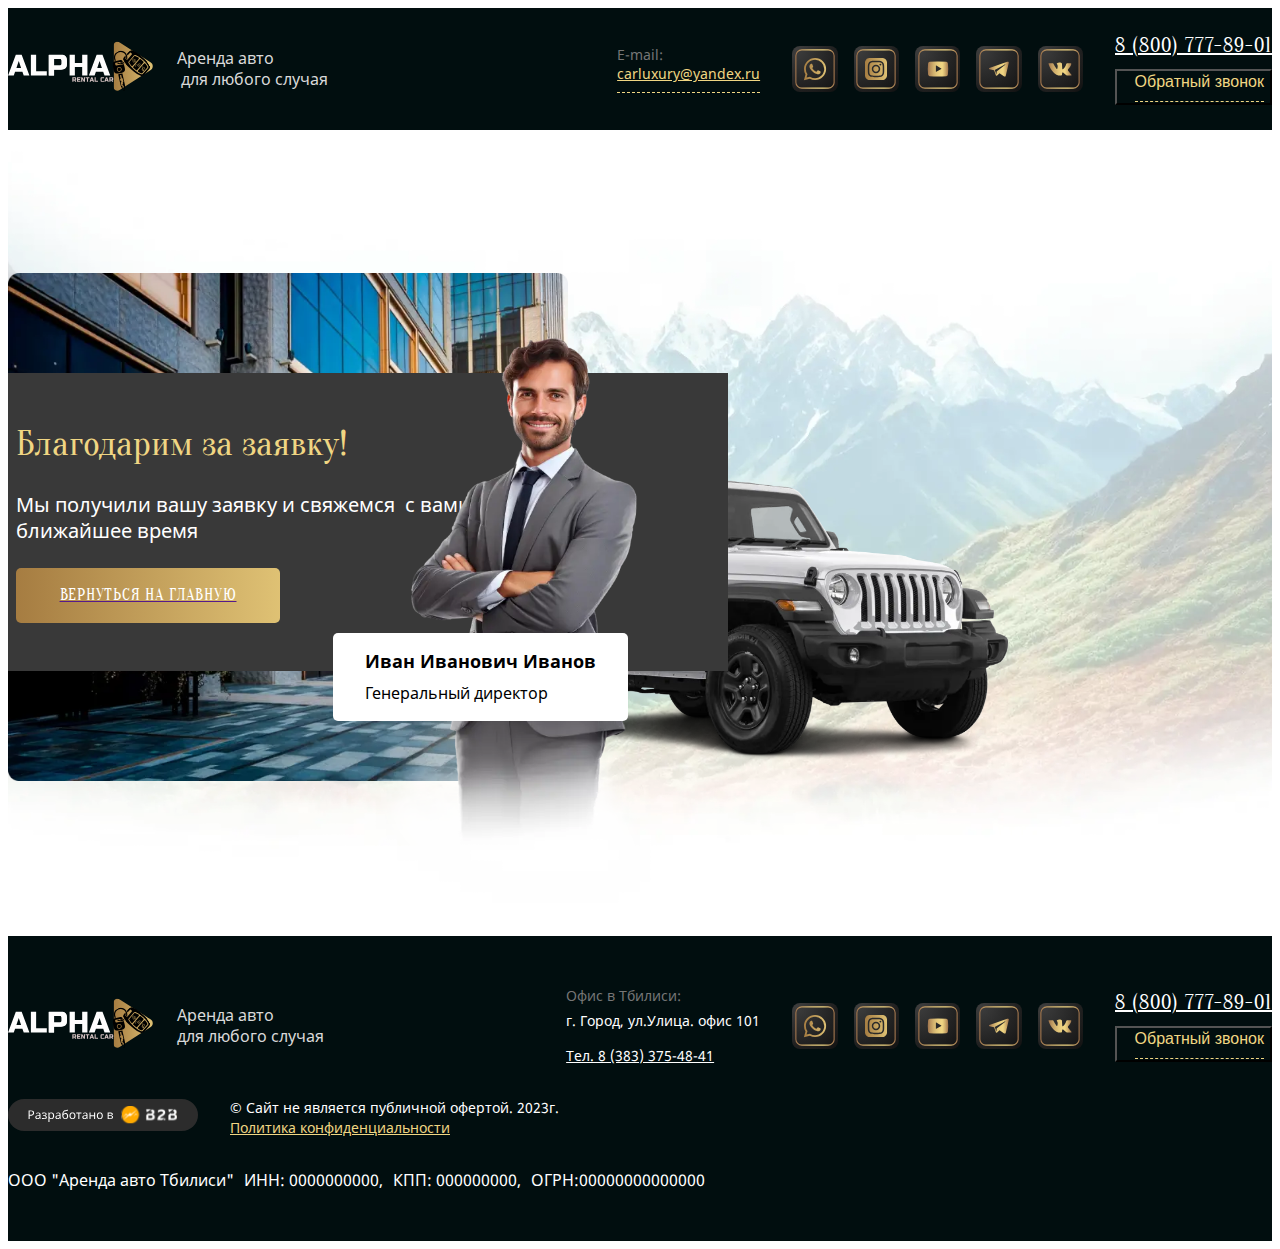
<file: gratitude.html>
<!DOCTYPE html>
<html lang="en">

<head>
	<meta charset="UTF-8">
	<meta name="viewport" content="width=device-width, initial-scale=1.0">
	<meta name="description" content="@@description">
	<meta name="keywords" content="">
	<script src="https://degorov.ru/1base/wp-content/themes/Goodini/assets/js/jquery-3.5.1.min.js"></script>
	<link rel="stylesheet" type="text/css" href="https://degorov.ru/1base/wp-content/themes/Goodini/assets/css/base.min.css" />
	<link rel="stylesheet" type="text/css" href="https://degorov.ru/1base/wp-content/themes/Goodini/assets/css/blocks.css" />
	<link rel="stylesheet" type="text/css" href="https://degorov.ru/1base/wp-content/themes/Goodini/assets/css/modules.css" />
	<link rel="stylesheet" type="text/css" href="https://degorov.ru/1base/wp-content/themes/Goodini/assets/css/anim.css" />
	<link rel="stylesheet" href="css/style.min.css">
	<title>Страница благодарности</title>
</head>


<body>
	<div class="wrapper">
		<header class="header">
    <div class="container-fluid">
        <div class="header__inner">
            <div class="header__left">
                <a class="header__logo" href="">
                    <img src="img/logo.svg" alt="">
                </a>
                <div class="header__text">
                    Аренда авто
                    <br>
                     для любого случая
                </div>
            </div>
            <div class="header__right">
                <div class="header__email">
                    <span>E-mail:</span>
                    <a href="mailto:carluxury@yandex.ru">carluxury@yandex.ru</a>
                </div>
                <div class="header__socials">
                    <a class="header__social" href="">
                        <img src="img/social.svg" alt="">
                    </a>
                    <a class="header__social" href="">
                        <img src="img/social2.svg" alt="">
                    </a>
                    <a class="header__social" href="">
                        <img src="img/social3.svg" alt="">
                    </a>
                    <a class="header__social" href="">
                        <img src="img/social4.svg" alt="">
                    </a>
                    <a class="header__social" href="">
                        <img src="img/social5.svg" alt="">
                    </a>
                </div>
                <div class="header__group">
                    <a class="header__phone" href="tel:8(800)7778901">
                        <span>8 (800) 777-89-01</span>
                    </a>
                    <button class="header__btn btn">
                        <span>Обратный звонок</span>
                    </button>
                </div>
            </div>
            <div class="burger">
                <span></span>
                <span></span>
                <span></span>
            </div>
        </div>
    </div>
</header>
		<main class="content">
			<section class="gratitude director">
				<div class="container-fluid">
					<div class="director__inner">
						<div class="director__img">
							<img src="img/director-img.webp" alt="">
							<img src="img/director-img2.webp" alt="">
							<img src="img/director-img3.webp" alt="">
						</div>
						<div class="gratitude__desc director__desc">
							<h2>Благодарим за заявку!</h2>
							<div class="gratitude__text">Мы получили вашу заявку и свяжемся  с вами в самое ближайшее время</div>
							<a class="director__btn btn btn-brown" href="">
								<span>Вернуться на главную</span>
							</a>
							<div class="director__info">
								<strong>Иван Иванович Иванов</strong>
								<p>Генеральный директор</p>
							</div>
						</div>
					</div>
				</div>
			</section>
        </main>
		<footer class="footer">
    <div class="footer-top">
        <div class="container-fluid">
            <div class="footer-top__inner">
                <div class="footer-top__left">
                    <a class="footer-top__logo" href="">
                        <img src="img/logo.svg" alt="">
                    </a>
                    <div class="footer-top__text">
                        Аренда авто
                        <br>
                        для любого случая
                    </div>
                </div>
                <div class="footer-top__right">
                    <div class="footer-top__group">
                        <div class="footer-top__location">
                            <span>Офис в Тбилиси:</span>
                            <p>г. Город, ул.Улица. офис 101</p>
                        </div>
                        <a class="footer-top__phone2" href="tel:8(383)3754841">
                            <span>Тел. 8 (383) 375-48-41</span>
                        </a>
                    </div>
                    <div class="footer-top__socials">
                        <a class="footer-top__social" href="">
                            <img src="img/social.svg" alt="">
                        </a>
                        <a class="footer-top__social" href="">
                            <img src="img/social2.svg" alt="">
                        </a>
                        <a class="footer-top__social" href="">
                            <img src="img/social3.svg" alt="">
                        </a>
                        <a class="footer-top__social" href="">
                            <img src="img/social4.svg" alt="">
                        </a>
                        <a class="footer-top__social" href="">
                            <img src="img/social5.svg" alt="">
                        </a>
                    </div>
                    <div class="footer-top__group">
                        <a class="footer-top__phone" href="tel:8(800)7778901">
                            <span>8 (800) 777-89-01</span>
                        </a>
                        <button class="footer-top__btn btn">
                            <span>Обратный звонок</span>
                        </button>
                    </div>
                </div>
            </div>
        </div>
    </div>
    <div class="footer-bottom">
        <div class="container-fluid">
            <div class="footer-bottom__inner">
                <div class="footer-bottom__left">
                    <a class="footer-bottom__logo" href="">
                        <img src="img/b2b-logo.svg" alt="">
                    </a>
                    <div class="footer-bottom__info">
                        <p>© Сайт не является публичной офертой. 2023г.</p>
                        <a href="">Политика конфиденциальности</a>
                    </div>
                </div>
                <div class="footer-bottom__right">
                    <div class="footer-bottom__text">
                        <p>ООО "Аренда авто Тбилиси"</p>
                        <p>ИНН: 0000000000,</p>
                        <p>КПП: 000000000,</p>
                        <p>ОГРН:00000000000000</p>
                    </div>
                </div>
            </div>
        </div>
    </div>
</footer>

		<script src="https://degorov.ru/1base/wp-content/themes/Goodini/assets/js/base.min.js"></script>
<script src="https://degorov.ru/1base/wp-content/themes/Goodini/assets/js/validate.min.js"></script>
<script src="js/main.min.js"></script>

	</div>

	<script>
		const displayWindowSize = () => {

			const StartWindowHeight = window.innerHeight;
			const windowWidth = window.innerWidth;
			const windowHeight = window.innerHeight;

			const ratio_default = 1.98;
			const ratio_current = windowWidth / windowHeight;
			const coef_ratio = (ratio_default / ratio_current).toFixed(2);
			const coef_height = (Math.max(windowHeight / 775, 0.78)).toFixed(2);
			const coef_width = (Math.min(coef_ratio * 1.07, 0.95)).toFixed(2);

			if ((StartWindowHeight !== windowHeight) && (navigator.platform !== 'iPhone' && navigator.platform !== 'iPad')) {
				document.body.classList.add("keyboard-on");
			} else {
				document.body.classList.remove("keyboard-on");
			}

			if (coef_ratio < 1) {
				document.documentElement.style.setProperty('--coef_r', coef_ratio);
			}
			if (coef_height < 1) {
				document.documentElement.style.setProperty('--coef_h', coef_height);
			}
			if (coef_width < 1) {
				document.documentElement.style.setProperty('--coef_w', coef_width);
			}
		};

		window.addEventListener("resize", displayWindowSize);

		// Инициализация функции отображения размера окна
		displayWindowSize();
	</script>
</body>

</html>
</file>
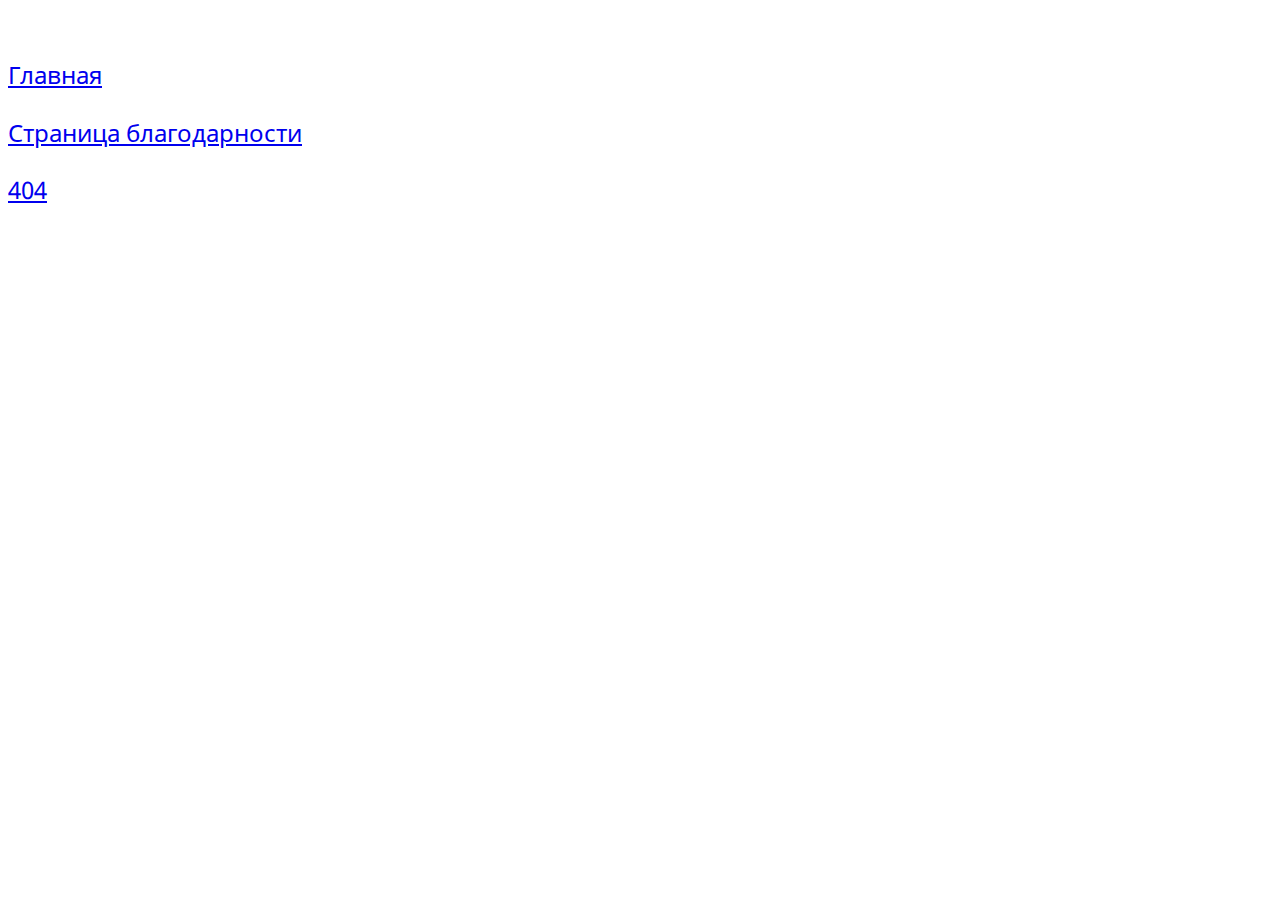
<file: nav.html>
<!DOCTYPE html>
<html lang="en">

<head>
	<meta charset="UTF-8">
	<meta name="viewport" content="width=device-width, initial-scale=1.0">
	<meta name="description" content="@@description">
	<meta name="keywords" content="">
	<script src="https://degorov.ru/1base/wp-content/themes/Goodini/assets/js/jquery-3.5.1.min.js"></script>
	<link rel="stylesheet" type="text/css" href="https://degorov.ru/1base/wp-content/themes/Goodini/assets/css/base.min.css" />
	<link rel="stylesheet" type="text/css" href="https://degorov.ru/1base/wp-content/themes/Goodini/assets/css/blocks.css" />
	<link rel="stylesheet" type="text/css" href="https://degorov.ru/1base/wp-content/themes/Goodini/assets/css/modules.css" />
	<link rel="stylesheet" type="text/css" href="https://degorov.ru/1base/wp-content/themes/Goodini/assets/css/anim.css" />
	<link rel="stylesheet" href="css/style.min.css">
	<title>Главная</title>
</head>


<body>
	<div class="wrapper">
		<main class="content">
			<div class="navigation">
				<div class="container-fluid">
					<div class="navigation__list">
						<a href="index.html">Главная</a>
						<a href="gratitude.html">Страница благодарности</a>
						<a href="404.html">404</a>
					</div>
				</div>
			</div>
        </main>
		<script src="https://degorov.ru/1base/wp-content/themes/Goodini/assets/js/base.min.js"></script>
<script src="https://degorov.ru/1base/wp-content/themes/Goodini/assets/js/validate.min.js"></script>
<script src="js/main.min.js"></script>

	</div>

	<script>
		const displayWindowSize = () => {

			const StartWindowHeight = window.innerHeight;
			const windowWidth = window.innerWidth;
			const windowHeight = window.innerHeight;

			const ratio_default = 1.98;
			const ratio_current = windowWidth / windowHeight;
			const coef_ratio = (ratio_default / ratio_current).toFixed(2);
			const coef_height = (Math.max(windowHeight / 775, 0.78)).toFixed(2);
			const coef_width = (Math.min(coef_ratio * 1.07, 0.95)).toFixed(2);

			if ((StartWindowHeight !== windowHeight) && (navigator.platform !== 'iPhone' && navigator.platform !== 'iPad')) {
				document.body.classList.add("keyboard-on");
			} else {
				document.body.classList.remove("keyboard-on");
			}

			if (coef_ratio < 1) {
				document.documentElement.style.setProperty('--coef_r', coef_ratio);
			}
			if (coef_height < 1) {
				document.documentElement.style.setProperty('--coef_h', coef_height);
			}
			if (coef_width < 1) {
				document.documentElement.style.setProperty('--coef_w', coef_width);
			}
		};

		window.addEventListener("resize", displayWindowSize);

		// Инициализация функции отображения размера окна
		displayWindowSize();
	</script>
</body>

</html>
</file>
<file: css/style.min.css>
@font-face{font-family:Oranienbaum;font-weight:400;src:url(../fonts/Oranienbaum-Regular.woff) format("woff")}@font-face{font-family:Oranienbaum;font-weight:400;src:url(../fonts/Oranienbaum-Regular.woff2) format("woff2")}@font-face{font-family:NotoSans;font-weight:400;src:url(../fonts/NotoSans.woff) format("woff")}@font-face{font-family:NotoSans;font-weight:400;src:url(../fonts/NotoSans.woff2) format("woff2")}@font-face{font-family:NotoSans;font-weight:700;src:url(../fonts/NotoSans-Bold.woff) format("woff")}@font-face{font-family:NotoSans;font-weight:700;src:url(../fonts/NotoSans-Bold.woff2) format("woff2")}html{font-size:max(16px*var(--coef_h),15px)}body{font-family:NotoSans,sans-serif}.fixed-body{overflow:hidden}.wrapper{position:relative;overflow:hidden}.container-fluid{max-width:1815px}h1,h2,h3,h4,h5,h6{font-family:Oranienbaum;font-weight:400;margin:0}.btn{display:-webkit-box;display:-ms-flexbox;display:flex;-webkit-box-pack:center;-ms-flex-pack:center;justify-content:center;-webkit-box-align:center;-ms-flex-align:center;align-items:center}.btn span{min-width:auto;padding:0}img{-o-object-fit:cover;object-fit:cover}.header{position:absolute;z-index:3;top:0;left:0;width:100%;background:#010e0f;padding:1.5625rem 0}.header__inner{display:-webkit-box;display:-ms-flexbox;display:flex;-webkit-box-pack:justify;-ms-flex-pack:justify;justify-content:space-between;-webkit-box-align:center;-ms-flex-align:center;align-items:center}.header__left{display:-webkit-box;display:-ms-flexbox;display:flex;-webkit-box-align:center;-ms-flex-align:center;align-items:center}.header__right{display:-webkit-box;display:-ms-flexbox;display:flex;-webkit-box-align:center;-ms-flex-align:center;align-items:center;margin-left:2rem}.header__logo{width:9.0625rem;display:block}.header__logo img{width:100%}.header__text{font-size:1rem;line-height:130%;color:#d9d9d9;margin-left:1.5rem}.header__text span{display:block}.header__email{font-size:.875rem;line-height:140%}.header__email span{display:block;color:#767676}.header__email a{display:block;color:#f0d683;border-bottom:.0625rem dashed #f0d683;padding-bottom:.5rem;-webkit-transition:unset;-o-transition:unset;transition:unset}.header__email a:hover{background-image:-webkit-gradient(linear,left top,right top,color-stop(-108.98%,#67310a),color-stop(129.77%,#f0d683));background-image:-o-linear-gradient(left,#67310a -108.98%,#f0d683 129.77%);background-image:linear-gradient(90deg,#67310a -108.98%,#f0d683 129.77%);-webkit-background-clip:text;-webkit-text-fill-color:transparent;border-color:transparent}.header__socials{display:-webkit-box;display:-ms-flexbox;display:flex;-webkit-box-align:center;-ms-flex-align:center;align-items:center;gap:1.25rem;margin-left:4.375rem}.header__social{width:2.5rem;height:2.5rem;display:-webkit-box;display:-ms-flexbox;display:flex;-webkit-box-pack:center;-ms-flex-pack:center;justify-content:center;-webkit-box-align:center;-ms-flex-align:center;align-items:center;background:-o-radial-gradient(10.4% 8.42%,119.38% 119.38%,#3d3d3d 0,#141414 100%);background:radial-gradient(119.38% 119.38% at 10.4% 8.42%,#3d3d3d 0,#141414 100%);border-radius:.5rem;padding:.16875rem}.header__social:hover{background:#3d3d3d}.header__social img{width:100%;height:100%}.header__group{display:-webkit-box;display:-ms-flexbox;display:flex;-webkit-box-orient:vertical;-webkit-box-direction:normal;-ms-flex-direction:column;flex-direction:column;margin-left:4.375rem}.header__phone{display:block;font-family:Oranienbaum;font-size:1.25rem;line-height:130%;letter-spacing:1px;text-transform:uppercase;color:#fff!important}.header__phone:hover{color:#f0d683!important}.header__btn{-webkit-box-pack:end;-ms-flex-pack:end;justify-content:flex-end;background:rgba(0,0,0,0);margin-top:.625rem}.header__btn span{font-size:1rem;line-height:130%;color:#f0d683;border-bottom:.0625rem dashed #f0d683;padding-bottom:.5rem}.header__btn:hover span{background-image:-webkit-gradient(linear,left top,right top,color-stop(-108.98%,#67310a),color-stop(129.77%,#f0d683));background-image:-o-linear-gradient(left,#67310a -108.98%,#f0d683 129.77%);background-image:linear-gradient(90deg,#67310a -108.98%,#f0d683 129.77%);-webkit-background-clip:text;-webkit-text-fill-color:transparent;border-color:transparent}.burger{position:relative;z-index:5;width:2rem;height:1.5rem;cursor:pointer;display:none}.burger span{position:absolute;left:0;width:100%;height:.1875rem;background:#fff;border-radius:.1875rem;-webkit-transition:.5s;-o-transition:.5s;transition:.5s}.burger span:nth-child(1){top:0}.burger span:nth-child(2){top:50%;-webkit-transform:translate(0,-50%);-ms-transform:translate(0,-50%);transform:translate(0,-50%)}.burger span:nth-child(3){bottom:0}.burger--active span:nth-child(1){top:.625rem;-webkit-transform:rotate(-45deg);-ms-transform:rotate(-45deg);transform:rotate(-45deg)}.burger--active span:nth-child(2){display:none}.burger--active span:nth-child(3){bottom:.625rem;-webkit-transform:rotate(45deg);-ms-transform:rotate(45deg);transform:rotate(45deg)}@media screen and (max-width:1399px){.header__socials{gap:1rem;margin-left:2rem}.header__group{margin-left:2rem}}@media screen and (max-width:1023px){.header__left{position:relative;z-index:5}.header__right{position:fixed;z-index:4;top:0;left:0;width:100%;height:100%;-webkit-box-orient:vertical;-webkit-box-direction:normal;-ms-flex-direction:column;flex-direction:column;text-align:center;background:#010e0f;padding:9.375rem 1.5rem 6.25rem;margin:0;opacity:0;pointer-events:none;-webkit-transition:.3s;-o-transition:.3s;transition:.3s;overflow-y:auto}.header__right--active{opacity:1;pointer-events:all}.header__text{font-size:.875rem}.header__group,.header__socials{margin:1.5rem 0 0}.burger{display:block}}@media screen and (max-width:499px){.header__text{display:none}}.main{background-image:url(../img/main-bg.webp);background-repeat:no-repeat;background-position:right center;background-size:cover;padding:17.5rem 0 5.625rem}.main__inner{position:relative}.main__inner:after{content:"";position:absolute;top:40%;left:-30rem;-webkit-transform:translate(0,-50%) rotate(-12.448deg);-ms-transform:translate(0,-50%) rotate(-12.448deg);transform:translate(0,-50%) rotate(-12.448deg);width:75rem;height:75rem;background:rgba(255,255,255,.95);-webkit-filter:blur(6.25rem);filter:blur(6.25rem);pointer-events:none}.main__wrap{position:relative;z-index:1;max-width:40rem}.main h1{font-size:4rem;line-height:120%;letter-spacing:-.64px;color:#000}.main__text{font-size:1.75rem;line-height:130%;letter-spacing:-.28px;margin-top:2rem}.main__group{display:-webkit-box;display:-ms-flexbox;display:flex;gap:2.375rem;margin-top:5.625rem}.main__btn{width:15.3125rem}.main__info{position:relative;max-width:17.5rem}.main__info p{font-size:.875rem;line-height:130%;letter-spacing:-.28px;color:#000;margin:0}.main__info i{position:absolute;top:-100%;left:-3.75rem;width:5.25rem}.main__info i img:nth-child(2){display:none}.main__info i img{width:100%}.main__items{position:relative;z-index:1;display:-webkit-box;display:-ms-flexbox;display:flex;-webkit-box-pack:justify;-ms-flex-pack:justify;justify-content:space-between;-webkit-box-align:stretch;-ms-flex-align:stretch;align-items:stretch;gap:2rem;margin-top:5.625rem}.main__item{max-width:29.6875rem;-webkit-box-flex:1;-ms-flex-positive:1;flex-grow:1;-ms-flex-preferred-size:0;flex-basis:0;display:-webkit-box;display:-ms-flexbox;display:flex;-webkit-box-align:center;-ms-flex-align:center;align-items:center;background:#fff;-webkit-box-shadow:0 4px 4px 0 rgba(0,0,0,.25);box-shadow:0 4px 4px 0 rgba(0,0,0,.25);border-radius:.875rem;padding:3.125rem}.main__item-icon{-ms-flex-negative:0;flex-shrink:0;max-width:6.5rem;margin-right:2rem}.main__item-text{font-size:1.25rem;line-height:130%;letter-spacing:-.8px;color:#1d1c1c}.cars{padding:0 0 3.125rem}.cars__inner{position:relative;z-index:1}.cars h2{text-align:center}.cars p{text-align:center;font-size:1.5rem;line-height:130%;margin:1rem 0 0}.cars-filter{position:relative;padding:3.125rem 0 6.5625rem;margin-top:1.25rem}.cars-filter:after{content:"";position:absolute;top:0;left:50%;-webkit-transform:translate(-50%,0);-ms-transform:translate(-50%,0);transform:translate(-50%,0);width:calc(100% + 7.5rem);height:100%;background:#f3f3f3;border-radius:.875rem;pointer-events:none}.cars-checkboxes{position:relative;z-index:1;display:-webkit-box;display:-ms-flexbox;display:flex;-webkit-box-pack:justify;-ms-flex-pack:justify;justify-content:space-between;gap:2rem;border-bottom:.0625rem solid #67310a;padding-bottom:2.8125rem}.cars-checkbox{position:relative;max-width:16.5625rem;display:-webkit-box;display:-ms-flexbox;display:flex;-webkit-box-orient:vertical;-webkit-box-direction:normal;-ms-flex-direction:column;flex-direction:column;-webkit-box-align:center;-ms-flex-align:center;align-items:center}.cars-checkbox input{position:absolute;z-index:1;top:0;left:0;width:100%;height:100%;opacity:0;cursor:pointer}.cars-checkbox input:checked~label:after{border-color:#67310a}.cars-checkbox input:checked~label:before{opacity:1;pointer-events:all}.cars-checkbox label{position:relative;font-family:Oranienbaum;font-size:1.5rem;line-height:130%;padding-left:1.5rem;margin-top:1rem}.cars-checkbox label:after{content:"";position:absolute;top:.3125rem;left:0;width:1.0625rem;height:1.0625rem;border:.125rem solid #444343;border-radius:50%;-webkit-transition:.3s;-o-transition:.3s;transition:.3s}.cars-checkbox label:before{content:"";position:absolute;top:.5625rem;left:.25rem;width:.5625rem;height:.5625rem;background:#67310a;border-radius:50%;-webkit-transition:.3s;-o-transition:.3s;transition:.3s;opacity:0;pointer-events:none}.cars-checkbox__img{max-width:16.5625rem;margin-bottom:auto}.cars-selections{position:relative;z-index:1;display:-webkit-box;display:-ms-flexbox;display:flex;-ms-flex-wrap:wrap;flex-wrap:wrap;-webkit-box-pack:justify;-ms-flex-pack:justify;justify-content:space-between;-webkit-box-align:center;-ms-flex-align:center;align-items:center;gap:.625rem 1.875rem;margin-top:2.8125rem}.cars-select__group{display:-webkit-box;display:-ms-flexbox;display:flex;-ms-flex-wrap:wrap;flex-wrap:wrap;-webkit-box-align:center;-ms-flex-align:center;align-items:center;gap:.625rem 1.875rem}.cars__cards{display:grid;grid-template-columns:repeat(3,calc(33.3333333333% - .5rem));gap:1.5rem;margin-top:-3.125rem}.cars .line{right:-22rem;bottom:-9.375rem}.car-card{position:relative;min-height:15.625rem;border-radius:.625rem;color:#fff}.car-card:after{content:"";position:absolute;top:50%;left:50%;-webkit-transform:translate(-50%,-50%);-ms-transform:translate(-50%,-50%);transform:translate(-50%,-50%);width:calc(100% - 2.25rem);height:calc(100% - 2.25rem);border:.0625rem solid #fff;border-radius:.3125rem;pointer-events:none}.car-card__img{position:relative;height:100%;padding-bottom:50%}.car-card__img img{position:absolute;top:0;left:0;width:100%;height:100%;border-radius:.625rem}.car-card__desc{position:absolute;top:2.5rem;left:2.5rem;right:2.5rem;bottom:2.5rem}.car-card__title{font-family:Oranienbaum;font-size:1.5rem;line-height:130%}.car-card__price{font-size:1.125rem;line-height:130%;margin-top:.625rem}.advantages{padding:3.125rem 0}.advantages__inner{position:relative;z-index:1}.advantages h2{max-width:45.625rem;text-align:center;margin:0 auto}.advantages__cards{display:-webkit-box;display:-ms-flexbox;display:flex;-webkit-box-pack:justify;-ms-flex-pack:justify;justify-content:space-between;gap:2rem;margin-top:7.5rem}.advantages__group{display:-webkit-box;display:-ms-flexbox;display:flex;-webkit-box-orient:vertical;-webkit-box-direction:normal;-ms-flex-direction:column;flex-direction:column;-webkit-box-align:center;-ms-flex-align:center;align-items:center;text-align:center;gap:1rem;margin-top:3.125rem}.advantages__btn{width:9.375rem}.advantages__info{position:relative;max-width:13.125rem}.advantages__info p{font-family:Oranienbaum;font-size:.875rem;line-height:130%;color:#000;margin:0}.advantages__info i{position:absolute;top:.875rem;left:100%;width:2.625rem}.advantages__info i img{width:100%}.advantages .line:nth-child(1){top:13.75rem;left:-5rem}.advantages .line:nth-child(1) span:nth-child(2){right:-3.125rem}.advantages .line:nth-child(2){right:-6.25rem;bottom:10.125rem}.advantages .line:nth-child(2) span:nth-child(2){left:-3.125rem}.advantage-card{max-width:28.75rem;width:100%;display:-webkit-box;display:-ms-flexbox;display:flex;-webkit-box-orient:vertical;-webkit-box-direction:normal;-ms-flex-direction:column;flex-direction:column}.advantage-card__img{position:relative;z-index:1;max-width:18.4375rem;margin:0 auto}.advantage-card__img:after{content:"";position:absolute;top:50%;left:50%;-webkit-transform:translate(-50%,-50%);-ms-transform:translate(-50%,-50%);transform:translate(-50%,-50%);width:calc(100% + 2rem);height:calc(100% + 2rem);background:#fff;border-radius:50%}.advantage-card__img img{position:relative;z-index:1}.advantage-card__img img:nth-child(1){width:100%}.advantage-card__img img:nth-child(2){position:absolute;left:50%;bottom:0;-webkit-transform:translate(-50%,0);-ms-transform:translate(-50%,0);transform:translate(-50%,0);max-width:130%;max-height:unset}.advantage-card__desc{position:relative;-webkit-box-flex:1;-ms-flex-positive:1;flex-grow:1;background:#393939;border-radius:.625rem;padding:5.625rem 1.875rem 3.125rem;color:#fff;margin-top:-1rem}.advantage-card__title{font-size:1.25rem;line-height:130%}.advantage-card__number{position:absolute;top:2.8125rem;right:1.875rem;font-family:Oranienbaum;font-size:6rem;line-height:100%;opacity:.2}.advantage-card ul{display:grid;grid-template-columns:100%;margin-top:1rem}.advantage-card ul li{position:relative;font-size:1.125rem;line-height:130%;padding-left:.625rem}.advantage-card ul li:after{content:"";position:absolute;top:.625rem;left:0;width:.25rem;height:.25rem;background:#fff;border-radius:50%}.steps{padding:5rem 0}.steps__inner{display:-webkit-box;display:-ms-flexbox;display:flex;-webkit-box-pack:justify;-ms-flex-pack:justify;justify-content:space-between;padding-right:max(6rem,(100% - 1623px)/2)}.steps__left{position:relative;width:calc(100% - 58.75rem)}.steps__right{width:52.5rem;margin-left:6.25rem}.steps__img{position:relative}.steps__img img{width:100%}.steps__img img:nth-child(2){position:absolute;right:-9.375rem;bottom:-5rem}.steps h2 .text_color{background:-webkit-gradient(linear,left top,right top,color-stop(-108.98%,#67310a),color-stop(129.77%,#f0d683));background:-o-linear-gradient(left,#67310a -108.98%,#f0d683 129.77%);background:linear-gradient(90deg,#67310a -108.98%,#f0d683 129.77%);-webkit-background-clip:text;-webkit-text-fill-color:transparent}.steps__items{display:-webkit-box;display:-ms-flexbox;display:flex;-ms-flex-wrap:wrap;flex-wrap:wrap;-webkit-box-pack:center;-ms-flex-pack:center;justify-content:center;gap:6.25rem 4rem;margin-top:4.375rem}.steps__item{position:relative;max-width:16.25rem}.steps__item-img{width:100%;height:10rem}.steps__item-img img{position:relative;z-index:1}.steps__item-number{position:absolute;top:0;right:0;font-size:6.875rem;line-height:100%;font-weight:700;background:-webkit-gradient(linear,left top,right top,color-stop(-108.98%,#67310a),color-stop(129.77%,#f0d683));background:-o-linear-gradient(left,#67310a -108.98%,#f0d683 129.77%);background:linear-gradient(90deg,#67310a -108.98%,#f0d683 129.77%);background-clip:text;-webkit-background-clip:text;-webkit-text-fill-color:transparent}.steps__item-desc{margin-top:1rem}.steps__item-text{font-size:1.25rem;line-height:140%;color:#000}.steps__item-text strong{display:block;font-weight:700}.steps .line{width:100%;top:-3.125rem;left:2rem}.steps .line span{width:100%!important}.steps .line span:nth-child(2){right:-3.125rem}.rent{padding:0;margin:5rem 0}.rent__inner{position:relative;background-image:url(../img/rent-bg.webp);background-repeat:no-repeat;background-position:center;background-size:cover;border-radius:.875rem;padding:3.4375rem 4.25rem}.rent__desc{max-width:42.8125rem}.rent__img{position:absolute;right:0;bottom:-4.6875rem;max-width:51.25rem}.rent__img img{width:100%}.rent h2{color:#fff}.rent p{font-size:1.5rem;line-height:130%;color:#fff;margin:1rem 0 0}.rent-form{margin-top:1.5rem}.rent .form_block{display:grid;grid-template-columns:repeat(2,calc(50% - .75rem));gap:1.5rem}.rent .select__wrap--active .select__list-default{background:#f3f3f3}.rent .select__wrap--active .select__list-default .select__current{color:#898484}.rent .select__wrap--active .select__list-default .select-arrow{-webkit-transform:rotate(0);-ms-transform:rotate(0);transform:rotate(0)}.rent .select__wrap--active .select__list-default .select-arrow svg path{fill:#adadad}.rent .select__list-default{width:100%;height:3.4375rem;-webkit-box-pack:justify;-ms-flex-pack:justify;justify-content:space-between;background:#f3f3f3;border-radius:.5rem;padding:0 1.25rem}.rent .select__list-default:hover{background:#f3f3f3}.rent .select__list-default:hover .select__current{color:#898484}.rent .select__list-default:hover .select-arrow svg path{fill:#adadad}.rent .select__list{left:unset;right:0}.rent .select__list-content{height:17.5rem;overflow-y:auto}.rent .select__list-content::-webkit-scrollbar{width:.375rem}.rent .select__list-content::-webkit-scrollbar-track{background:#f0eded;border-radius:.25rem}.rent .select__list-content::-webkit-scrollbar-thumb{background:-webkit-gradient(linear,left top,right top,color-stop(-108.98%,#67310a),color-stop(129.77%,#f0d683));background:linear-gradient(90deg,#67310a -108.98%,#f0d683 129.77%);border-radius:.25rem}.rent .select__current{font-family:NotoSans;font-size:1rem;line-height:130%;color:#898484}.rent .calendar{position:relative;display:grid;grid-template-columns:repeat(2,calc(50% - 1rem));gap:2rem}.rent .calendar span{position:absolute;top:50%;left:50%;-webkit-transform:translate(-50%,-50%);-ms-transform:translate(-50%,-50%);transform:translate(-50%,-50%);width:1.25rem}.rent .calendar span img{width:100%}.rent-form__btn{width:13.125rem;grid-column:1/3}.rent .line{left:3.125rem;bottom:-3.125rem}.rent .line span:nth-child(2){right:-3.125rem}.advantages2{padding:5rem 0 3.125rem}.advantages2 h2{text-align:center}.advantages2 h2 .text_color{background:-webkit-gradient(linear,left top,right top,color-stop(-108.98%,#67310a),color-stop(129.77%,#f0d683));background:-o-linear-gradient(left,#67310a -108.98%,#f0d683 129.77%);background:linear-gradient(90deg,#67310a -108.98%,#f0d683 129.77%);-webkit-background-clip:text;-webkit-text-fill-color:transparent}.advantages2 p{text-align:center;font-size:1.5rem;line-height:130%;color:#000;margin:1rem 0 0}.advantages2__wrap{position:relative;max-width:45.9375rem;margin:7.8125rem auto 0}.advantages2__img{position:relative;width:33.4375rem;margin:0 auto}.advantages2__img:after{content:"";position:absolute;top:50%;left:50%;-webkit-transform:translate(-50%,-50%);-ms-transform:translate(-50%,-50%);transform:translate(-50%,-50%);width:40.3125rem;height:40.3125rem;border:.0625rem solid #67310a;border-radius:50%;pointer-events:none}.advantages2__img:before{content:"";position:absolute;top:50%;left:50%;-webkit-transform:translate(-50%,-50%);-ms-transform:translate(-50%,-50%);transform:translate(-50%,-50%);width:45.9375rem;height:45.9375rem;border:.0625rem solid #67310a;border-radius:50%;pointer-events:none;opacity:.5}.advantages2__img img{width:100%}.advantages2__item{position:absolute;z-index:1;max-width:31.25rem;width:100%;display:-webkit-box;display:-ms-flexbox;display:flex;-webkit-box-align:center;-ms-flex-align:center;align-items:center;gap:1.5rem}.advantages2__item:nth-child(1),.advantages2__item:nth-child(2),.advantages2__item:nth-child(3){-webkit-box-pack:end;-ms-flex-pack:end;justify-content:flex-end;text-align:right}.advantages2__item:nth-child(4),.advantages2__item:nth-child(5),.advantages2__item:nth-child(6){-webkit-box-pack:start;-ms-flex-pack:start;justify-content:start}.advantages2__item:nth-child(4) .advantages2__item-icon,.advantages2__item:nth-child(5) .advantages2__item-icon,.advantages2__item:nth-child(6) .advantages2__item-icon{-webkit-box-ordinal-group:0;-ms-flex-order:-1;order:-1}.advantages2__item:nth-child(1){top:0;left:-25rem}.advantages2__item:nth-child(2){top:50%;left:-28rem;-webkit-transform:translate(0,-50%);-ms-transform:translate(0,-50%);transform:translate(0,-50%)}.advantages2__item:nth-child(3){left:-25rem;bottom:0}.advantages2__item:nth-child(4){top:0;right:-25rem}.advantages2__item:nth-child(5){top:50%;right:-28rem;-webkit-transform:translate(0,-50%);-ms-transform:translate(0,-50%);transform:translate(0,-50%)}.advantages2__item:nth-child(6){right:-25rem;bottom:0}.advantages2__item-icon{-ms-flex-negative:0;flex-shrink:0;max-width:5.625rem}.advantages2__item-text{max-width:24.0625rem;font-size:1.125rem;line-height:140%;color:#000}.advantages2__btn{width:19.125rem;margin:4.375rem auto 0}.director{background-image:url(../img/director-bg.webp);background-repeat:no-repeat;background-position:center;background-size:cover;padding:12.5rem 0 6.25rem}.director__inner{position:relative;max-width:50.3125rem;width:100%;padding-left:6.25rem}.director__img img{max-width:100%;max-height:unset}.director__img img:nth-child(2){position:absolute;z-index:1;right:-22rem;bottom:-12.5rem;width:39.375rem}.director__img img:nth-child(3){position:absolute;right:-47.5rem;bottom:-3.75rem;width:47.5rem}.director__desc{position:absolute;top:6.25rem;left:0;width:calc(100% + 1.5rem);background:#393939;padding:6.25rem 12.5rem 6.25rem 6.25rem}.director .quote{position:relative;font-size:1.5rem;line-height:140%;color:#fff}.director .quote span{position:absolute;top:-2.5rem;left:-1rem;font-family:Oranienbaum;font-size:17.5rem;line-height:100%;color:#5e5e5e}.director .quote p{position:relative;z-index:1;margin:0}.director__info{position:absolute;z-index:1;right:6.25rem;bottom:-3.125rem;background:#fff;border-radius:.3125rem;padding:1rem 3.75rem}.director__info strong{font-size:1.25rem;line-height:140%;font-weight:700}.director__info p{font-size:1.125rem;line-height:140%;margin:.75rem 0 0}.director .line{top:-6.25rem;left:calc(100% - 6.25rem);width:calc(100% - 6.25rem)}.director .line span{width:100%}.director .line span:nth-child(2){left:-3.125rem}.feedbacks{background-image:url(../img/feedbacks-bg.webp);background-repeat:no-repeat;background-position:center;background-size:cover;padding:15.625rem 0 0}.feedbacks__inner{position:relative;z-index:1;display:-webkit-box;display:-ms-flexbox;display:flex;-webkit-box-pack:justify;-ms-flex-pack:justify;justify-content:space-between}.feedbacks__left{width:48.4375rem;margin-right:1rem}.feedbacks__right{width:calc(100% - 49.4375rem);margin-top:-6.25rem}.feedbacks__img img{width:100%}.feedbacks__top{display:-webkit-box;display:-ms-flexbox;display:flex;-ms-flex-wrap:wrap;flex-wrap:wrap;-webkit-box-pack:justify;-ms-flex-pack:justify;justify-content:space-between;gap:1.5rem;padding-right:max(6rem,(100% - 791px)/2)}.feedbacks h2{max-width:35.3125rem}.feedbacks__slider-nav{display:-webkit-box;display:-ms-flexbox;display:flex;-webkit-box-align:center;-ms-flex-align:center;align-items:center;gap:1.5rem}.feedbacks .slick-arrow{position:static;width:4rem;height:4rem;border:.0625rem solid #393939;-webkit-box-shadow:unset;box-shadow:unset}.feedbacks .slick-arrow:hover{background:-webkit-gradient(linear,left top,right top,color-stop(-108.98%,#67310a),color-stop(129.77%,#f0d683));background:-o-linear-gradient(left,#67310a -108.98%,#f0d683 129.77%);background:linear-gradient(90deg,#67310a -108.98%,#f0d683 129.77%);border-color:transparent}.feedbacks .slick-arrow:hover svg path{fill:#fff}.feedbacks .slick-arrow svg{width:.9375rem;height:auto}.feedbacks__slider{margin-top:2.8125rem}.feedbacks .slick-list{margin:0 -1rem}.feedbacks .slick-track{display:-webkit-box;display:-ms-flexbox;display:flex;-webkit-box-align:stretch;-ms-flex-align:stretch;align-items:stretch}.feedbacks .slick-slide{height:auto;margin:0 1rem}.feedbacks .slick-slide>div{height:100%}.feedbacks .slides-numbers{display:-webkit-box;display:-ms-flexbox;display:flex;-webkit-box-align:center;-ms-flex-align:center;align-items:center;font-family:Oranienbaum;font-size:2.75rem;line-height:100%;color:#393939}.feedback-card{height:100%;display:-webkit-box;display:-ms-flexbox;display:flex;-webkit-box-orient:vertical;-webkit-box-direction:normal;-ms-flex-direction:column;flex-direction:column;background:#393939;border-radius:.875rem;padding:3.125rem 2rem}.feedback-card__title{font-size:1.125rem;line-height:140%;font-weight:700;color:#fff}.feedback-card__text{font-size:1.125rem;line-height:140%;color:#f3f3f3;margin-top:2.8125rem;margin-bottom:auto}.feedback-card__link{position:relative;display:inline-block;font-size:1rem;line-height:130%;background:-webkit-gradient(linear,left top,right top,color-stop(-108.98%,#67310a),color-stop(129.77%,#f0d683));background:-o-linear-gradient(left,#67310a -108.98%,#f0d683 129.77%);background:linear-gradient(90deg,#67310a -108.98%,#f0d683 129.77%);background-clip:text;-webkit-background-clip:text;-webkit-text-fill-color:transparent;padding-bottom:.625rem;margin-top:2rem}.feedback-card__link:after{content:"";position:absolute;left:0;bottom:0;width:100%;height:.0625rem;background:-webkit-gradient(linear,left top,right top,color-stop(-108.98%,#67310a),color-stop(129.77%,#f0d683));background:-o-linear-gradient(left,#67310a -108.98%,#f0d683 129.77%);background:linear-gradient(90deg,#67310a -108.98%,#f0d683 129.77%)}.connection{background-image:url(../img/connection-bg.webp);background-repeat:no-repeat;background-position:center;background-size:cover;padding:37.5rem 0 9.375rem;margin-top:-36rem}.connection__inner{position:relative;z-index:1;display:-webkit-box;display:-ms-flexbox;display:flex;-webkit-box-pack:justify;-ms-flex-pack:justify;justify-content:space-between;-webkit-box-align:end;-ms-flex-align:end;align-items:flex-end}.connection__left{width:50%;margin-right:2rem}.connection__right{position:relative;z-index:1;width:50%}.connection__desc{position:relative;max-width:45rem;padding:3.125rem 3.125rem 6.25rem 0}.connection__desc:after{content:"";position:absolute;top:0;right:0;width:187.5rem;height:100%;background:rgba(255,255,255,.89);-webkit-backdrop-filter:blur(.3125rem);backdrop-filter:blur(.3125rem);pointer-events:none}.connection h2{position:relative;z-index:1}.connection h2 .text_color{background:-webkit-gradient(linear,left top,right top,color-stop(-108.98%,#67310a),color-stop(129.77%,#f0d683));background:-o-linear-gradient(left,#67310a -108.98%,#f0d683 129.77%);background:linear-gradient(90deg,#67310a -108.98%,#f0d683 129.77%);background-clip:text;-webkit-background-clip:text;-webkit-text-fill-color:transparent}.connection p{position:relative;z-index:1;font-size:1.25rem;line-height:140%;font-weight:700;color:#000;margin:2.8125rem 0 0}.connection__items{position:relative;z-index:1;display:grid;grid-template-columns:100%;gap:2.5rem;margin-top:3.75rem}.connection__item{display:-webkit-box;display:-ms-flexbox;display:flex;-webkit-box-align:center;-ms-flex-align:center;align-items:center;gap:1.5rem}.connection__item-icon{max-width:4.375rem;width:100%}.connection__item-icon img{width:100%}.connection__item-text{max-width:15.625rem;font-size:1.125rem;line-height:140%;color:#000}.connection__img{position:absolute;z-index:1;right:-52rem;bottom:-9.375rem;width:70rem;pointer-events:none}.connection__img img{width:100%}.connection-form{position:relative;z-index:1;max-width:25.3125rem;width:100%;background:rgba(57,57,57,.9);-webkit-backdrop-filter:blur(.625rem);backdrop-filter:blur(.625rem);border-radius:.875rem;padding:3.125rem 2rem;margin-left:auto}.connection .form_block{display:grid;grid-template-columns:100%;gap:1.5rem;border-radius:.875rem}.connection-form__btn{width:12.1875rem}.connection__img2{position:absolute;right:6.25rem;bottom:-9.375rem;width:34.0625rem}.connection__img3{position:absolute;right:0;bottom:-2rem;width:47.8125rem}.gratitude{padding:16.5625rem 0 9.375rem}.gratitude h2{color:#f0d683}.gratitude__text{font-size:1.5rem;line-height:130%;color:#fff;margin:2rem 0 0}.gratitude .director__btn{width:16.5rem;margin-top:3rem}.mistake{padding:13.4375rem 0 6.25rem}.mistake__inner{text-align:center}.mistake h1{font-size:4rem;line-height:130%;background:-webkit-gradient(linear,left top,right top,color-stop(-108.98%,#67310a),color-stop(129.77%,#f0d683));background:-o-linear-gradient(left,#67310a -108.98%,#f0d683 129.77%);background:linear-gradient(90deg,#67310a -108.98%,#f0d683 129.77%);background-clip:text;-webkit-background-clip:text;-webkit-text-fill-color:transparent;letter-spacing:1.92px;text-transform:uppercase}.mistake p{font-size:1.75rem;line-height:130%;margin:1rem 0 0}.mistake__btn{width:16.5rem;margin:4rem auto 0}.mistake__img{max-width:67.5rem;margin:0 auto}.mistake__img img{width:100%}@media screen and (max-width:1800px){.rent__img{max-width:40rem}.advantages2__item-text{max-width:18rem}.feedbacks__left{width:35rem}.feedbacks__right{width:calc(100% - 36rem)}.feedbacks__top{padding-right:max(6rem,(100% - 1000px)/2)}}@media screen and (max-width:1700px){.director__inner{max-width:43.75rem;padding-left:0}.director__img img:nth-child(2){right:-14rem;width:32rem}.director__img img:nth-child(3){right:-36rem;width:36rem}.director__desc{left:-2.5rem;padding:5rem 9.375rem 5rem 5rem}}@media screen and (max-width:1600px){.main{padding-top:14rem}.main__inner:after{left:-15rem;width:60rem;height:60rem}.main h1{font-size:3.125rem}.main__text{font-size:1.5rem}.main__item{padding:2rem}.main__item-icon{max-width:4rem}.main__item-text{font-size:1.125rem}.advantage-card__desc{padding:5.625rem 1rem 2rem}.steps__left{width:calc(100% - 55.625rem)}.steps__right{margin-left:3.125rem}.steps__img img:nth-child(2){right:-2rem}.steps .line{left:0}.rent__img{bottom:-2rem;max-width:30rem}.advantages2__wrap{max-width:40.625rem}.advantages2__img{width:28.125rem}.advantages2__img:after{width:34.375rem;height:34.375rem}.advantages2__img:before{width:40.625rem;height:40.625rem}.advantages2__item-text{font-size:1rem}.director .line{top:-3.125rem;left:50%}.connection__img{right:-40rem;width:55rem}.connection__img2{right:8rem;width:30rem}.connection__img3{width:32rem}.mistake h1{font-size:3.125rem}.mistake p{font-size:1.5rem}}@media screen and (max-width:1399px){.main__inner:after{width:54rem;height:54rem}.main h1{font-size:2.8125rem}.main__text{font-size:1.25rem;margin-top:1.5rem}.main__group{margin-top:4rem}.main__items{margin-top:3.75rem}.main__item-icon{max-width:3.125rem;margin-right:1rem}.cars p{font-size:1.25rem}.cars-filter{padding:2.5rem 0 5rem}.cars-checkboxes{padding-bottom:2rem}.cars-selections{margin-top:2rem}.cars__cards{margin-top:-2.5rem}.car-card__title{font-size:1.25rem}.car-card__price{font-size:1.125rem}.advantages__cards{margin-top:5rem}.advantage-card__img{max-width:13.75rem}.advantage-card__img2 img:nth-child(2){max-width:7.5rem}.advantage-card__title{font-size:1.125rem}.advantage-card__number{top:1rem;right:1rem;font-size:4rem}.advantage-card ul li{font-size:1rem}.steps{padding-bottom:3.125rem}.steps__inner{padding-right:max(5rem,(100% - 1623px)/2)}.steps__left{width:calc(100% - 48.25rem)}.steps__right{width:46.25rem;margin-left:2rem}.steps__items{gap:3rem;margin-top:3.125rem}.steps__item-img{height:8rem}.steps__item-number{font-size:5rem}.steps__item-text{font-size:1.125rem}.steps .line{display:none}.rent{margin-top:3.125rem}.rent__inner{padding:3.125rem 2rem 15rem}.advantages2 p,.rent p{font-size:1.25rem}.advantages2__wrap{max-width:31.25rem}.advantages2__img{width:25rem}.advantages2__img:after{width:28.125rem;height:28.125rem}.advantages2__img:before{width:31.25rem;height:31.25rem}.advantages2__item{gap:1rem}.advantages2__item:nth-child(1),.advantages2__item:nth-child(4){top:-3rem}.advantages2__item:nth-child(3),.advantages2__item:nth-child(6){bottom:-3rem}.advantages2__item-text{max-width:16rem}.advantages2__item-icon{max-width:3.125rem}.advantages2__btn{margin-top:6.25rem}.director__inner{max-width:35rem}.director__img img:nth-child(2){right:-12rem;bottom:-8rem;width:26rem}.director__img img:nth-child(3){right:-28rem;bottom:0;width:28rem}.director__desc{padding:3rem 8rem 3rem 3rem}.director .quote{font-size:1.25rem}.director .quote span{font-size:9.375rem}.director__info{padding:1rem 2rem}.director__info strong{font-size:1.125rem}.director__info p{font-size:1rem;margin-top:.5rem}.feedbacks{padding:3.125rem 0 0}.feedbacks__left{width:26rem}.feedbacks__right{width:calc(100% - 27rem);margin-top:0}.feedbacks__top{padding-right:5rem}.feedbacks__slider-nav{gap:1rem}.feedbacks__slider{margin-top:2rem}.feedbacks .slides-numbers{font-size:2.25rem}.feedbacks .slick-arrow{width:3.125rem;height:3.125rem}.connection{padding:9.375rem 0 5rem;margin-top:-8rem}.connection p{margin-top:2rem}.connection__items{gap:2rem;margin-top:2rem}.connection__img{display:none}.connection__img2{right:13rem;bottom:-5rem;width:25rem}.gratitude__text{font-size:1.25rem;margin-top:1.5rem}.gratitude .director__btn{margin-top:1.5rem}.mistake h1{font-size:2.8125rem}.mistake p{font-size:1.25rem}}@media screen and (max-width:1180px){.main__item{padding:2rem 1.5rem}.main__item-text{font-size:1rem}.cars-checkboxes{display:grid;grid-template-columns:repeat(3,calc(33.3333333333% - 1.3333333333rem))}.steps__inner{padding-right:max(3rem,(100% - 1623px)/2)}.steps__left{width:calc(100% - 44.5rem)}.steps__right{width:42.5rem}.steps__item{max-width:14rem}.steps__item-img{height:6rem}.steps__item-number{font-size:4rem}.steps__item-text{font-size:1rem}.director__img img:nth-child(3){right:-22rem;width:22rem}.feedbacks__top{padding-right:3rem}.feedback-card{padding:2rem 1rem}.feedback-card__text{font-size:1rem;margin-top:1rem}.connection__right{max-width:22rem}.connection__img2{right:16rem;width:20rem}}@media screen and (max-width:1023px){.main{padding:10rem 0 4rem}.main__inner:after{width:45rem;height:45rem}.main h1{font-size:2.25rem}.main__text{font-size:1.125rem}.main__items{gap:1rem}.main__item{padding:1.5rem 1rem}.main__item-icon{max-width:2.5rem}.main__item-text{font-size:.875rem}.cars{padding-bottom:2rem}.cars p{font-size:1.125rem}.cars-checkbox label{font-size:1.125rem;margin-top:.3125rem}.cars-checkbox label:after{top:.125rem}.cars-checkbox label:before{top:.375rem}.cars-select__group,.cars-selections{gap:.625rem 1rem}.cars .select__list-default{height:2.5rem;padding:0 1rem}.cars .select__current{font-size:1.125rem}.cars__cards{grid-template-columns:repeat(2,calc(50% - .5rem));gap:1rem}.cars .line{bottom:-4rem}.car-card:after{width:calc(100% - 1.5rem);height:calc(100% - 1.5rem)}.car-card__desc{top:1.5rem;left:1.5rem;right:1.5rem;bottom:1.5rem}.advantages{padding:2rem 0}.advantages__cards{display:grid;grid-template-columns:repeat(2,calc(50% - .5rem));gap:3rem 1rem}.advantages__group{margin-top:2rem}.advantages .line:nth-child(1){left:-10rem}.advantages .line:nth-child(2){right:-10rem}.steps{padding:2rem 0}.steps__inner{padding:0 2.5rem}.steps__left{display:none}.steps__right{width:100%;margin-left:0}.steps__items{margin-top:2rem}.rent{margin:2rem 0}.rent p{font-size:1.125rem}.rent .form_block{grid-template-columns:repeat(2,calc(50% - .5rem));gap:1rem}.rent .line{display:none}.advantages2{padding:2rem 0}.advantages2 p{font-size:1.125rem}.advantages2__wrap{max-width:100%;margin-top:5rem}.advantages2__items{display:grid;grid-template-columns:repeat(3,calc(33.3333333333% - .6666666667rem));gap:2rem;margin-top:5rem}.advantages2__item{position:static;-webkit-transform:unset!important;-ms-transform:unset!important;transform:unset!important;-webkit-box-orient:vertical;-webkit-box-direction:normal;-ms-flex-direction:column;flex-direction:column;-webkit-box-pack:start!important;-ms-flex-pack:start!important;justify-content:start!important;-webkit-box-align:start;-ms-flex-align:start;align-items:start;text-align:start!important}.advantages2__item-text{max-width:100%;font-size:.875rem}.advantages2__item-icon{-webkit-box-ordinal-group:0!important;-ms-flex-order:-1!important;order:-1!important;height:3.4375rem}.advantages2__btn{margin-top:2rem}.director__inner{max-width:27rem}.director__img img:nth-child(2){width:21rem}.director__img img:nth-child(3){right:-18rem;width:18rem}.director__desc{left:-1.5rem;padding:3rem 5rem 3rem 3rem}.director .quote{font-size:1rem}.director .quote span{top:-1.5rem;font-size:6.25rem}.director__info p,.director__info strong{font-size:.875rem}.director .line{display:none}.feedbacks{padding:2rem 0 0}.feedbacks__inner{padding:0 2.5rem}.feedbacks__left{display:none}.feedbacks__right{width:100%}.feedbacks__top{padding:0}.feedbacks .slick-list{margin:0 -.5rem}.feedbacks .slick-slide{margin:0 .5rem}.feedbacks .slides-numbers{font-size:2rem}.feedback-card__title{font-size:1rem}.feedback-card__text{font-size:.875rem}.connection__right{max-width:20rem}.connection__desc{padding:2rem 4rem 2rem 0}.connection p{font-size:1.125rem}.connection__item-icon{max-width:2.5rem}.connection__item-text{font-size:1rem}.connection__img2{right:13rem;width:15rem}.connection-form{padding:2rem 1.5rem}.connection__img3{display:none}.gratitude{padding:9.375rem 0}.gratitude__text{font-size:1rem}.mistake{padding:9.375rem 0 3.125rem}.mistake h1{font-size:2.25rem}.mistake p{font-size:1.125rem}.mistake__btn{margin-top:2rem}}@media screen and (max-width:850px){.connection__item-text{max-width:12.5rem}}@media screen and (max-width:768px){.main__items{display:grid;grid-template-columns:repeat(2,calc(50% - .5rem))}.main__item{max-width:100%}.car-card{min-height:12.5rem}.advantages__cards{margin-top:4rem}.advantage-card__img{max-width:10rem}.advantage-card__img2 img:nth-child(2){max-width:5.5rem}.advantage-card__desc{padding-top:4rem}.advantage-card__number{font-size:2.5rem}.advantage-card__title{font-size:1rem}.advantage-card ul li{font-size:.875rem}.steps__inner{padding:0 2rem}.steps__item-number{font-size:2.5rem}.rent__img{max-width:25rem}.rent .form_block{grid-template-columns:100%}.rent-form__btn{grid-column:1}.advantages2__img{max-width:25rem;width:100%}.advantages2__items{grid-template-columns:repeat(2,calc(50% - 1rem))}.director__inner{max-width:24rem}.director__img img:nth-child(2){right:-10rem;width:18rem}.director__img img:nth-child(3){right:-14rem;width:14rem}.feedbacks__inner{padding:0 2rem}.connection{padding-bottom:4rem}.connection__inner{display:block}.connection__left{width:100%;margin:0 0 2rem}.connection__right{width:100%;max-width:100%}.connection__desc:after{left:50%;right:unset;-webkit-transform:translate(-50%,0);-ms-transform:translate(-50%,0);transform:translate(-50%,0)}.connection__img2{display:none}.connection-form{max-width:20rem;margin:0 auto}.gratitude{padding-bottom:12.5rem}}@media screen and (max-width:576px){.main__group{-webkit-box-orient:vertical;-webkit-box-direction:normal;-ms-flex-direction:column;flex-direction:column;gap:1rem;margin-top:1.5rem}.main__info{-webkit-box-ordinal-group:0;-ms-flex-order:-1;order:-1}.main__info i{top:.875rem;left:100%;width:2.625rem}.main__info i img:nth-child(1){display:none}.main__info i img:nth-child(2){display:block}.main__items{margin-top:3rem}.cars-checkboxes{grid-template-columns:repeat(2,calc(50% - 1rem))}.advantages__cards,.cars__cards{grid-template-columns:100%}.advantages .line{display:none}.advantage-card{max-width:100%}.steps__items{display:grid;grid-template-columns:repeat(2,calc(50% - 1rem));gap:2rem}.steps__item{max-width:100%}.rent .container-fluid{padding:0}.rent__inner{padding:2rem 2rem 15rem}.advantages2__items{grid-template-columns:100%}.advantages2__item{-webkit-box-orient:horizontal;-webkit-box-direction:normal;-ms-flex-direction:row;flex-direction:row}.director__inner{max-width:100%}.director__img img:nth-child(2){right:-8rem;width:17rem}.director__img img:nth-child(3){display:none}.director__desc{padding-left:1.5rem}.director .quote{font-size:.875rem}}@media screen and (max-width:499px){.main__items{grid-template-columns:100%}.steps__inner{padding:0 1.5rem}.rent__inner{padding:2rem 1.5rem 15rem}.rent .calendar{grid-template-columns:100%;gap:1rem}.rent .calendar span{display:none}.rent-form__btn{width:100%}.advantages2__wrap{margin-top:2rem}.advantages2__img{width:18.75rem;height:18.75rem}.advantages2__img:after{width:20rem;height:20rem}.advantages2__img:before{width:21.25rem;height:21.25rem}.feedbacks__inner{padding:0 1.5rem}}@media screen and (max-width:399px){.steps__items{grid-template-columns:100%}.director__img img:nth-child(2){right:-6rem;width:14rem}.director__info{padding:.5rem 1rem}.director__info p,.director__info strong{font-size:.75rem}.gratitude{padding-bottom:15.625rem}.gratitude .director__img img:nth-child(2){bottom:-15rem}}@media screen and (max-width:359px){.feedbacks__inner,.steps__inner{padding:0 1rem}}.btn-brown{height:3.4375rem;background:-webkit-gradient(linear,left top,right top,color-stop(-108.98%,#67310a),color-stop(129.77%,#f0d683));background:-o-linear-gradient(left,#67310a -108.98%,#f0d683 129.77%);background:linear-gradient(90deg,#67310a -108.98%,#f0d683 129.77%);border-radius:.3125rem}.btn-brown span{font-family:Oranienbaum;font-size:1rem;line-height:130%;letter-spacing:.8px;text-transform:uppercase;color:#fff}.btn-brown:hover{background:#f0d683}h2{font-size:2.5rem;line-height:130%}.line{position:absolute;pointer-events:none}.line span:nth-child(1){display:block;border:.125rem solid rgba(240,214,131,.5);width:46.25rem;height:25rem}.line span:nth-child(2){position:absolute;top:50%;-webkit-transform:translate(0,-50%);-ms-transform:translate(0,-50%);transform:translate(0,-50%);display:block;border:.125rem solid rgba(240,214,131,.5);width:46.25rem;height:31.25rem}.select__wrap{position:relative}.select__wrap--active .select__list-default{background:-webkit-gradient(linear,left top,right top,color-stop(-108.98%,#67310a),color-stop(129.77%,#f0d683));background:-o-linear-gradient(left,#67310a -108.98%,#f0d683 129.77%);background:linear-gradient(90deg,#67310a -108.98%,#f0d683 129.77%)}.select__wrap--active .select__list-default .select__current{color:#fff}.select__wrap--active .select__list-default .select-arrow{-webkit-transform:rotate(-180deg);-ms-transform:rotate(-180deg);transform:rotate(-180deg)}.select__wrap--active .select__list-default .select-arrow svg path{fill:#fff}.select__wrap--active .select__list{-webkit-transform:translateY(0);-ms-transform:translateY(0);transform:translateY(0);opacity:1;pointer-events:all}.select__list-default{height:3.125rem;display:-webkit-box;display:-ms-flexbox;display:flex;-webkit-box-pack:center;-ms-flex-pack:center;justify-content:center;-webkit-box-align:center;-ms-flex-align:center;align-items:center;background:#fff;border-radius:62.5rem;padding:0 2rem;cursor:pointer}.select__list-default:hover{background:-webkit-gradient(linear,left top,right top,color-stop(-108.98%,#67310a),color-stop(129.77%,#f0d683));background:-o-linear-gradient(left,#67310a -108.98%,#f0d683 129.77%);background:linear-gradient(90deg,#67310a -108.98%,#f0d683 129.77%)}.select__list-default:hover .select__current{color:#fff}.select__list-default:hover .select-arrow svg path{fill:#fff}.select__current{font-family:Oranienbaum;font-size:1.5rem;line-height:130%;color:#000}.select-arrow{-ms-flex-negative:0;flex-shrink:0;width:1rem;margin-left:1rem}.select-arrow svg{width:100%}.select__list{position:absolute;z-index:1;top:100%;left:0;-webkit-transform:translateY(-2rem);-ms-transform:translateY(-2rem);transform:translateY(-2rem);width:15.3125rem;padding-top:.625rem;opacity:0;pointer-events:none;-webkit-transition:.3s;-o-transition:.3s;transition:.3s}.select__list ul{display:grid;grid-template-columns:100%;gap:.625rem;margin-top:1.375rem}.select__list ul li{position:relative;font-size:1rem;line-height:130%;color:#000;cursor:pointer;padding-left:1.5rem}.select__list li:after{content:"";position:absolute;top:.1875rem;left:0;width:.9375rem;height:.9375rem;border:.0625rem solid #c3c3c3;border-radius:50%;-webkit-transition:.3s;-o-transition:.3s;transition:.3s}.select__list li:before{content:"";position:absolute;z-index:1;top:.375rem;left:.1875rem;width:.5625rem;height:.5625rem;background:#67310a;border-radius:50%;opacity:0;pointer-events:none;-webkit-transition:.3s;-o-transition:.3s;transition:.3s}.select__list-content{background:#fff;border:.0625rem solid #dfdfdf;-webkit-box-shadow:0 .0625rem .1875rem 0 rgba(0,0,0,.1),0 5px 5px 0 rgba(0,0,0,.09),0 11px 7px 0 rgba(0,0,0,.05),0 20px 8px 0 rgba(0,0,0,.01),0 31px 9px 0 transparent;box-shadow:0 .0625rem .1875rem 0 rgba(0,0,0,.1),0 5px 5px 0 rgba(0,0,0,.09),0 11px 7px 0 rgba(0,0,0,.05),0 20px 8px 0 rgba(0,0,0,.01),0 31px 9px 0 transparent;border-radius:.875rem;padding:1rem 1.5rem 1.5rem}.select-search input{width:100%;height:2.375rem;background:#f3f3f3;border-color:transparent;border-radius:46.25rem;padding:0 1.5rem;font-size:1rem;line-height:130%;color:#000}.select-search input::-webkit-input-placeholder{color:#858585}.select-search input::-moz-placeholder{color:#858585}.select-search input:-ms-input-placeholder{color:#858585}.select-search input::-ms-input-placeholder{color:#858585}.select-search input::placeholder{color:#858585}.li--active:after{background:#f3f3f3;border-color:#f3f3f3!important}.li--active:before{opacity:1!important;pointer-events:all!important}.form-group{border:none;padding:0;margin:0}.form-group input{width:100%;height:3.4375rem;background:#f3f3f3;border-color:transparent;border-radius:.5rem;padding:0 1.25rem;font-size:1rem;line-height:130%;color:#000}.form-group input::-webkit-input-placeholder{color:#898484!important}.form-group input::-moz-placeholder{color:#898484!important}.form-group input:-ms-input-placeholder{color:#898484!important}.form-group input::-ms-input-placeholder{color:#898484!important}.form-group input::placeholder{color:#898484!important}.form .agreement-check input:checked~label:after{background-image:url(../img/check.svg)}.form .agreement-check label{font-size:.8125rem;line-height:140%;color:#fff;padding-left:2.5rem}.form .agreement-check label:after{content:"";position:absolute;top:0;left:0;width:1.875rem;height:1.875rem;background-repeat:no-repeat;background-position:center;background-size:.8125rem .375rem;border:.0625rem solid #cb9b4a;border-radius:.5625rem}.form .agreement-check label a:hover{color:#cb9b4a}.button{display:-webkit-box;display:-ms-flexbox;display:flex;-webkit-box-pack:center;-ms-flex-pack:center;justify-content:center}.navigation{padding:3.125rem 0}.navigation__list{display:grid;grid-template-columns:100%;gap:1.5rem;font-size:1.5rem;line-height:140%;color:#000}.navigation__list a:hover{color:#cb9b4a}.footer{position:relative;z-index:1;background:#010e0f;padding:3.125rem 0}.footer-top__inner{display:-webkit-box;display:-ms-flexbox;display:flex;-webkit-box-pack:justify;-ms-flex-pack:justify;justify-content:space-between;-webkit-box-align:center;-ms-flex-align:center;align-items:center}.footer-top__left{display:-webkit-box;display:-ms-flexbox;display:flex;-webkit-box-align:center;-ms-flex-align:center;align-items:center}.footer-top__right{display:-webkit-box;display:-ms-flexbox;display:flex;-webkit-box-align:center;-ms-flex-align:center;align-items:center;gap:4.375rem;margin-left:2rem}.footer-top__logo{width:9.0625rem;display:block}.footer-top__logo img{width:100%}.footer-top__text{font-size:1rem;line-height:130%;color:#d9d9d9;margin-left:1.5rem}.footer-top__text span{display:block}.footer-top__location{font-size:.875rem;line-height:140%}.footer-top__location span{display:block;color:#767676}.footer-top__location p{display:block;color:#fff;margin:.3125rem 0 0}.footer-top__phone2{font-size:.875rem;line-height:140%;color:#fff!important;margin-top:1rem}.footer-top__phone2:hover{color:#f0d683!important}.footer-top__socials{display:-webkit-box;display:-ms-flexbox;display:flex;-webkit-box-align:center;-ms-flex-align:center;align-items:center;gap:1.25rem}.footer-top__social{width:2.5rem;height:2.5rem;display:-webkit-box;display:-ms-flexbox;display:flex;-webkit-box-pack:center;-ms-flex-pack:center;justify-content:center;-webkit-box-align:center;-ms-flex-align:center;align-items:center;background:-o-radial-gradient(10.4% 8.42%,119.38% 119.38%,#3d3d3d 0,#141414 100%);background:radial-gradient(119.38% 119.38% at 10.4% 8.42%,#3d3d3d 0,#141414 100%);border-radius:.5rem;padding:.16875rem}.footer-top__social:hover{background:#3d3d3d}.footer-top__social img{width:100%;height:100%}.footer-top__group{display:-webkit-box;display:-ms-flexbox;display:flex;-webkit-box-orient:vertical;-webkit-box-direction:normal;-ms-flex-direction:column;flex-direction:column}.footer-top__phone{display:block;font-family:Oranienbaum;font-size:1.25rem;line-height:130%;letter-spacing:1px;text-transform:uppercase;color:#fff!important}.footer-top__phone:hover{color:#f0d683!important}.footer-top__btn{-webkit-box-pack:end;-ms-flex-pack:end;justify-content:flex-end;background:rgba(0,0,0,0);margin-top:.625rem}.footer-top__btn span{font-size:1rem;line-height:130%;color:#f0d683;border-bottom:.0625rem dashed #f0d683;padding-bottom:.5rem}.footer-top__btn:hover span{background-image:-webkit-gradient(linear,left top,right top,color-stop(-108.98%,#67310a),color-stop(129.77%,#f0d683));background-image:-o-linear-gradient(left,#67310a -108.98%,#f0d683 129.77%);background-image:linear-gradient(90deg,#67310a -108.98%,#f0d683 129.77%);-webkit-background-clip:text;-webkit-text-fill-color:transparent;border-color:transparent}.footer-bottom{color:#fff;margin-top:2rem}.footer-bottom__inner{display:-webkit-box;display:-ms-flexbox;display:flex;-ms-flex-wrap:wrap;flex-wrap:wrap;-webkit-box-pack:justify;-ms-flex-pack:justify;justify-content:space-between;-webkit-box-align:center;-ms-flex-align:center;align-items:center;gap:2rem}.footer-bottom__left{display:-webkit-box;display:-ms-flexbox;display:flex;-webkit-box-align:center;-ms-flex-align:center;align-items:center;gap:2rem}.footer-bottom__logo{width:11.875rem;display:block}.footer-bottom__logo img{width:100%}.footer-bottom__info{font-size:.875rem;line-height:140%}.footer-bottom__info p{margin:0}.footer-bottom__info a{color:#f0d683}.footer-bottom__text{display:-webkit-box;display:-ms-flexbox;display:flex;-ms-flex-wrap:wrap;flex-wrap:wrap;gap:.625rem}.footer-bottom__text p{margin:0}@media screen and (max-width:1399px){h2{font-size:2.25rem}.footer-top__right{gap:2rem}.footer-top__socials{gap:1rem}}@media screen and (max-width:1180px){.footer-top__right{gap:1.5rem;margin-left:1.5rem}.footer-top__socials{gap:.75rem}.footer-top__phone{font-size:1.125rem}}@media screen and (max-width:1023px){h2{font-size:2rem}.line span:nth-child(1){width:32rem;height:16rem}.line span:nth-child(2){width:32rem;height:22rem}.footer{padding:2rem 0}.footer-top__inner{display:block}.footer-top__right{margin:2rem 0 0}}@media screen and (max-width:768px){.footer-top__left,.footer-top__right{-webkit-box-orient:vertical;-webkit-box-direction:normal;-ms-flex-direction:column;flex-direction:column;text-align:center}.footer-top__text{margin:1rem 0 0}.footer-bottom__inner{-webkit-box-orient:vertical;-webkit-box-direction:normal;-ms-flex-direction:column;flex-direction:column;text-align:center}.footer-bottom__left,.footer-bottom__text{-webkit-box-orient:vertical;-webkit-box-direction:normal;-ms-flex-direction:column;flex-direction:column}}
/*# sourceMappingURL=../sourcemaps/style.min.css.map */
</file>
